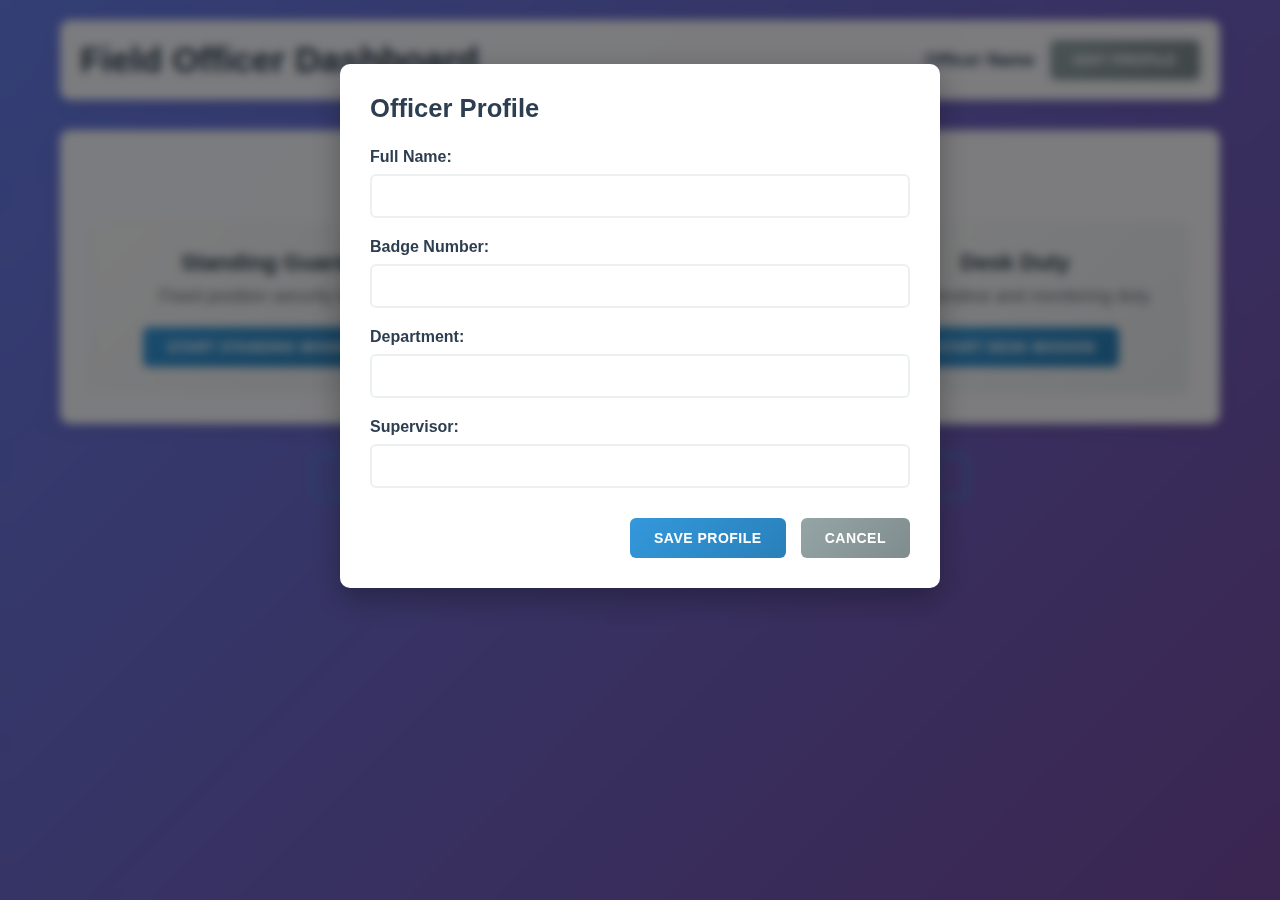
<file: index.html>
<!DOCTYPE html>
<html lang="en">
<head>
    <meta charset="UTF-8">
    <meta name="viewport" content="width=device-width, initial-scale=1.0">
    <title>Field Officer Dashboard</title>
    <link rel="stylesheet" href="styles.css">
</head>
<body>
    <div class="container">
        <header class="header">
            <h1>Field Officer Dashboard</h1>
            <div class="user-info">
                <span id="guard-name">Officer Name</span>
                <button id="edit-profile-btn" class="btn btn-secondary">Edit Profile</button>
            </div>
        </header>

        <main class="main-content">
            <!-- Profile Setup Modal -->
            <div id="profile-modal" class="modal">
                <div class="modal-content">
                    <h2>Officer Profile</h2>
                    <form id="profile-form">
                        <div class="form-group">
                            <label for="officer-name">Full Name:</label>
                            <input type="text" id="officer-name" required>
                        </div>
                        <div class="form-group">
                            <label for="badge-number">Badge Number:</label>
                            <input type="text" id="badge-number" required>
                        </div>
                        <div class="form-group">
                            <label for="department">Department:</label>
                            <input type="text" id="department" required>
                        </div>
                        <div class="form-group">
                            <label for="supervisor">Supervisor:</label>
                            <input type="text" id="supervisor">
                        </div>
                        <div class="form-actions">
                            <button type="submit" class="btn btn-primary">Save Profile</button>
                            <button type="button" id="cancel-profile" class="btn btn-secondary">Cancel</button>
                        </div>
                    </form>
                </div>
            </div>

            <!-- Mission Selection -->
            <section class="mission-selection" id="mission-selection">
                <h2>Select Mission Type</h2>
                <div class="mission-cards">
                    <div class="mission-card" data-mission="standing">
                        <h3>Standing Guard</h3>
                        <p>Fixed position security duty</p>
                        <button class="btn btn-primary">Start Standing Mission</button>
                    </div>
                    <div class="mission-card" data-mission="patrol">
                        <h3>Patrol</h3>
                        <p>Mobile security patrol duty</p>
                        <button class="btn btn-primary">Start Patrol Mission</button>
                    </div>
                    <div class="mission-card" data-mission="desk">
                        <h3>Desk Duty</h3>
                        <p>Administrative and monitoring duty</p>
                        <button class="btn btn-primary">Start Desk Mission</button>
                    </div>
                </div>
            </section>

            <!-- Mission Logs Link -->
            <section class="quick-actions">
                <button id="view-logs-btn" class="btn btn-outline">View Mission Logs</button>
                <button id="poi-management-btn" class="btn btn-outline">Person Of Interest</button>
                <button id="sites-management-btn" class="btn btn-outline">Sites Management</button>
            </section>

            <!-- Mission Logs Page (Hidden initially) -->
            <section class="mission-logs-page hidden" id="mission-logs-page">
                <div class="dashboard-header">
                    <h2>Mission Logs</h2>
                    <div class="dashboard-actions">
                        <button id="back-to-main-btn" class="btn btn-secondary">Back to Dashboard</button>
                    </div>
                </div>
                <div class="logs-container" id="logs-container">
                    <!-- Mission logs will be populated here -->
                </div>
            </section>

            <!-- POI Management Page (Hidden initially) -->
            <section class="poi-management-page hidden" id="poi-management-page">
                <div class="dashboard-header">
                    <h2>Person Of Interest Management</h2>
                    <div class="dashboard-actions">
                        <button id="add-poi-btn" class="btn btn-success">Add POI</button>
                        <button id="back-to-main-poi-btn" class="btn btn-secondary">Back to Dashboard</button>
                    </div>
                </div>
                <div class="poi-list" id="poi-list">
                    <!-- POI list will be populated here -->
                </div>
            </section>

            <!-- Sites Management Page (Hidden initially) -->
            <section class="sites-management-page hidden" id="sites-management-page">
                <div class="dashboard-header">
                    <h2>Sites Management</h2>
                    <div class="dashboard-actions">
                        <button id="add-site-btn" class="btn btn-success">Add Site</button>
                        <button id="back-to-main-sites-btn" class="btn btn-secondary">Back to Dashboard</button>
                    </div>
                </div>
                <div class="sites-list" id="sites-list">
                    <!-- Sites list will be populated here -->
                </div>
            </section>

            <!-- Patrol Dashboard (Hidden initially) -->
            <section class="patrol-dashboard hidden" id="patrol-dashboard">
                <div class="dashboard-header">
                    <h2>Patrol Mission Dashboard</h2>
                    <div class="mission-status">
                        <span id="mission-status">Mission Not Started</span>
                        <span id="current-time"></span>
                    </div>
                    <div class="dashboard-actions">
                        <button id="back-to-main-patrol-btn" class="btn btn-secondary">Back to Dashboard</button>
                    </div>
                </div>

                <div class="dashboard-controls">
                    <div class="mission-controls">
                        <button id="start-mission-btn" class="btn btn-success">Start Mission</button>
                        <button id="end-mission-btn" class="btn btn-danger hidden">End Mission</button>
                        <button id="mission-report-btn" class="btn btn-warning hidden">Mission Report</button>
                    </div>

                    <div class="patrol-controls hidden" id="patrol-controls">
                        <button id="on-site-btn" class="btn btn-primary">Go On-Site</button>
                        <button id="off-site-btn" class="btn btn-secondary hidden">Go Off-Site</button>
                        <button id="incident-report-btn" class="btn btn-warning">File Incident Report</button>
                    </div>
                </div>

                <div class="current-activity" id="current-activity">
                    <h3>Current Activity</h3>
                    <div id="activity-status">No active patrol</div>
                </div>

                <div class="patrol-log" id="patrol-log">
                    <h3>Today's Patrol Log</h3>
                    <div id="patrol-entries"></div>
                </div>
            </div>

            <!-- Standing Dashboard (Hidden initially) -->
            <section class="standing-dashboard hidden" id="standing-dashboard">
                <div class="dashboard-header">
                    <h2>Standing Guard Dashboard</h2>
                    <div class="mission-status">
                        <span id="standing-mission-status">Mission Not Started</span>
                        <span id="standing-current-time"></span>
                    </div>
                    <div class="dashboard-actions">
                        <button id="back-to-main-standing-btn" class="btn btn-secondary">Back to Dashboard</button>
                    </div>
                </div>

                <div class="dashboard-controls">
                    <button id="start-standing-btn" class="btn btn-success">Start Standing Duty</button>
                    <button id="end-standing-btn" class="btn btn-danger hidden">End Standing Duty</button>
                    <button id="standing-incident-btn" class="btn btn-warning">File Incident Report</button>
                    <button id="standing-report-btn" class="btn btn-info hidden">Generate Report</button>
                </div>

                <div class="activity-log">
                    <h3>Activity Log</h3>
                    <div id="standing-entries"></div>
                </div>
            </section>

            <!-- Desk Dashboard (Hidden initially) -->
            <section class="desk-dashboard hidden" id="desk-dashboard">
                <div class="dashboard-header">
                    <h2>Desk Duty Dashboard</h2>
                    <div class="mission-status">
                        <span id="desk-mission-status">Mission Not Started</span>
                        <span id="desk-current-time"></span>
                    </div>
                    <div class="dashboard-actions">
                        <button id="back-to-main-desk-btn" class="btn btn-secondary">Back to Dashboard</button>
                    </div>
                </div>

                <div class="dashboard-controls">
                    <button id="start-desk-btn" class="btn btn-success">Start Desk Duty</button>
                    <button id="end-desk-btn" class="btn btn-danger hidden">End Desk Duty</button>
                    <button id="desk-incident-btn" class="btn btn-warning">File Incident Report</button>
                    <button id="desk-report-btn" class="btn btn-info hidden">Generate Report</button>
                </div>

                <div class="activity-log">
                    <h3>Activity Log</h3>
                    <div id="desk-entries"></div>
                </div>
            </section>
        </main>

        <!-- Mission Start Modal -->
        <div id="mission-start-modal" class="modal">
            <div class="modal-content">
                <h2>Start Mission</h2>
                <form id="mission-start-form">
                    <div class="form-group">
                        <label for="mission-name">Mission Name:</label>
                        <input type="text" id="mission-name" required>
                    </div>
                    <div class="form-group">
                        <label for="start-time">Start Time:</label>
                        <input type="datetime-local" id="start-time" required>
                    </div>
                    <div class="form-group">
                        <label for="end-time">Expected End Time:</label>
                        <input type="datetime-local" id="end-time" required>
                    </div>
                    <div class="form-group">
                        <label for="patrol-stops">Planned Patrol Stops (optional):</label>
                        <textarea id="patrol-stops" rows="4" placeholder="List planned patrol locations..."></textarea>
                    </div>
                    <div class="form-group">
                        <label for="mission-details">Mission Details:</label>
                        <textarea id="mission-details" rows="4" placeholder="Additional mission information..."></textarea>
                    </div>
                    <div class="form-actions">
                        <button type="submit" class="btn btn-primary">Start Mission</button>
                        <button type="button" id="cancel-mission-start" class="btn btn-secondary">Cancel</button>
                    </div>
                </form>
            </div>
        </div>

        <!-- Location Modal -->
        <div id="location-modal" class="modal">
            <div class="modal-content">
                <h2 id="location-modal-title">Location Details</h2>
                <form id="location-form">
                    <div class="form-group">
                        <label for="location-name">Location:</label>
                        <input type="text" id="location-name" required>
                        <select id="location-select" style="margin-top: 10px;">
                            <option value="">Or select from sites...</option>
                        </select>
                    </div>
                    <div class="form-group">
                        <label for="location-details">Details:</label>
                        <textarea id="location-details" rows="4" placeholder="Location details, observations, etc..."></textarea>
                    </div>
                    <div class="form-group">
                        <label for="checkpoint-name">Checkpoint (optional):</label>
                        <input type="text" id="checkpoint-name" placeholder="Checkpoint identifier">
                    </div>
                    <div class="form-group">
                        <label for="checkpoint-details">Checkpoint Details:</label>
                        <textarea id="checkpoint-details" rows="3" placeholder="Checkpoint status, observations..."></textarea>
                    </div>
                    <div class="form-actions">
                        <button type="submit" class="btn btn-primary" id="location-submit">Submit</button>
                        <button type="button" id="cancel-location" class="btn btn-secondary">Cancel</button>
                    </div>
                </form>
            </div>
        </div>

        <!-- Incident Report Modal -->
        <div id="incident-modal" class="modal">
            <div class="modal-content">
                <h2>Incident Report</h2>
                <form id="incident-form">
                    <div class="form-group">
                        <label for="incident-type">Incident Type:</label>
                        <select id="incident-type" required>
                            <option value="">Select incident type</option>
                            <option value="security">Security Breach</option>
                            <option value="maintenance">Maintenance Issue</option>
                            <option value="medical">Medical Emergency</option>
                            <option value="fire">Fire/Safety</option>
                            <option value="suspicious">Suspicious Activity</option>
                            <option value="other">Other</option>
                        </select>
                    </div>
                    <div class="form-group">
                        <label for="incident-location">Location:</label>
                        <input type="text" id="incident-location" required>
                    </div>
                    <div class="form-group">
                        <label for="incident-time">Time:</label>
                        <input type="datetime-local" id="incident-time" required>
                    </div>
                    <div class="form-group">
                        <label for="incident-description">Description:</label>
                        <textarea id="incident-description" rows="6" required placeholder="Detailed description of the incident..."></textarea>
                    </div>
                    <div class="form-group">
                        <label for="incident-action">Action Taken:</label>
                        <textarea id="incident-action" rows="4" placeholder="Actions taken to address the incident..."></textarea>
                    </div>
                    <div class="form-actions">
                        <button type="submit" class="btn btn-primary">File Report</button>
                        <button type="button" id="cancel-incident" class="btn btn-secondary">Cancel</button>
                    </div>
                </form>
            </div>
        </div>

        <!-- Mission Report Modal -->
        <div id="mission-report-modal" class="modal">
            <div class="modal-content large">
                <h2>Mission Report</h2>
                <div class="report-content">
                    <div id="generated-report"></div>
                    <div class="form-actions">
                        <button id="copy-report-btn" class="btn btn-primary">Copy Report</button>
                        <button id="save-report-btn" class="btn btn-success">Save Report</button>
                        <button id="close-report-btn" class="btn btn-secondary">Close</button>
                    </div>
                </div>
            </div>
        </div>

        <!-- Early End Modal -->
        <div id="early-end-modal" class="modal">
            <div class="modal-content">
                <h2>Early Mission End</h2>
                <p>You are ending your mission 15+ minutes early. Please provide details:</p>
                <form id="early-end-form">
                    <div class="form-group">
                        <label for="early-reason">Reason for Early End:</label>
                        <textarea id="early-reason" rows="4" required placeholder="Explain why you are ending early..."></textarea>
                    </div>
                    <div class="form-group">
                        <label for="replacement-info">Replacement/Cover Information:</label>
                        <textarea id="replacement-info" rows="3" placeholder="Who is covering? Badge number, name, etc..."></textarea>
                    </div>
                    <div class="form-actions">
                        <button type="submit" class="btn btn-warning">Confirm Early End</button>
                        <button type="button" id="cancel-early-end" class="btn btn-secondary">Cancel</button>
                    </div>
                </form>
            </div>
        </div>

        <!-- POI Modal -->
        <div id="poi-modal" class="modal">
            <div class="modal-content">
                <h2 id="poi-modal-title">Add Person Of Interest</h2>
                <form id="poi-form">
                    <div class="form-group">
                        <label for="poi-name">Full Name:</label>
                        <input type="text" id="poi-name" required>
                    </div>
                    <div class="form-group">
                        <label for="poi-description">Physical Description:</label>
                        <textarea id="poi-description" rows="3" placeholder="Height, build, hair color, distinguishing features..."></textarea>
                    </div>
                    <div class="form-group">
                        <label for="poi-reason">Reason for Interest:</label>
                        <select id="poi-reason" required>
                            <option value="">Select reason</option>
                            <option value="trespassing">Trespassing</option>
                            <option value="suspicious">Suspicious Activity</option>
                            <option value="banned">Banned from Property</option>
                            <option value="theft">Theft/Shoplifting</option>
                            <option value="harassment">Harassment</option>
                            <option value="vandalism">Vandalism</option>
                            <option value="other">Other</option>
                        </select>
                    </div>
                    <div class="form-group">
                        <label for="poi-notes">Additional Notes:</label>
                        <textarea id="poi-notes" rows="4" placeholder="Additional information, incident details, etc..."></textarea>
                    </div>
                    <div class="form-group">
                        <label for="poi-alert-level">Alert Level:</label>
                        <select id="poi-alert-level" required>
                            <option value="low">Low - Monitor</option>
                            <option value="medium">Medium - Approach with Caution</option>
                            <option value="high">High - Do Not Approach, Call Supervisor</option>
                        </select>
                    </div>
                    <div class="form-actions">
                        <button type="submit" class="btn btn-primary" id="poi-submit-btn">Add POI</button>
                        <button type="button" id="cancel-poi" class="btn btn-secondary">Cancel</button>
                    </div>
                </form>
            </div>
        </div>

        <!-- Sites Modal -->
        <div id="sites-modal" class="modal">
            <div class="modal-content">
                <h2 id="sites-modal-title">Add Site</h2>
                <form id="sites-form">
                    <div class="form-group">
                        <label for="site-name">Site Name:</label>
                        <input type="text" id="site-name" required>
                    </div>
                    <div class="form-group">
                        <label for="site-address">Address:</label>
                        <textarea id="site-address" rows="2" placeholder="Full address or location description..."></textarea>
                    </div>
                    <div class="form-group">
                        <label for="site-type">Site Type:</label>
                        <select id="site-type" required>
                            <option value="">Select site type</option>
                            <option value="office">Office Building</option>
                            <option value="retail">Retail Store</option>
                            <option value="warehouse">Warehouse</option>
                            <option value="residential">Residential Complex</option>
                            <option value="industrial">Industrial Facility</option>
                            <option value="parking">Parking Structure</option>
                            <option value="other">Other</option>
                        </select>
                    </div>
                    <div class="form-group">
                        <label for="site-contact">Primary Contact:</label>
                        <input type="text" id="site-contact" placeholder="Name and phone number">
                    </div>
                    <div class="form-group">
                        <label for="site-access">Access Instructions:</label>
                        <textarea id="site-access" rows="3" placeholder="Key codes, entry procedures, special instructions..."></textarea>
                    </div>
                    <div class="form-group">
                        <label for="site-notes">Additional Notes:</label>
                        <textarea id="site-notes" rows="3" placeholder="Special considerations, hazards, etc..."></textarea>
                    </div>
                    <div class="form-actions">
                        <button type="submit" class="btn btn-primary" id="sites-submit-btn">Add Site</button>
                        <button type="button" id="cancel-sites" class="btn btn-secondary">Cancel</button>
                    </div>
                </form>
            </div>
        </div>
    </div>

    <script src="app.js"></script>
</body>
</html>
</file>
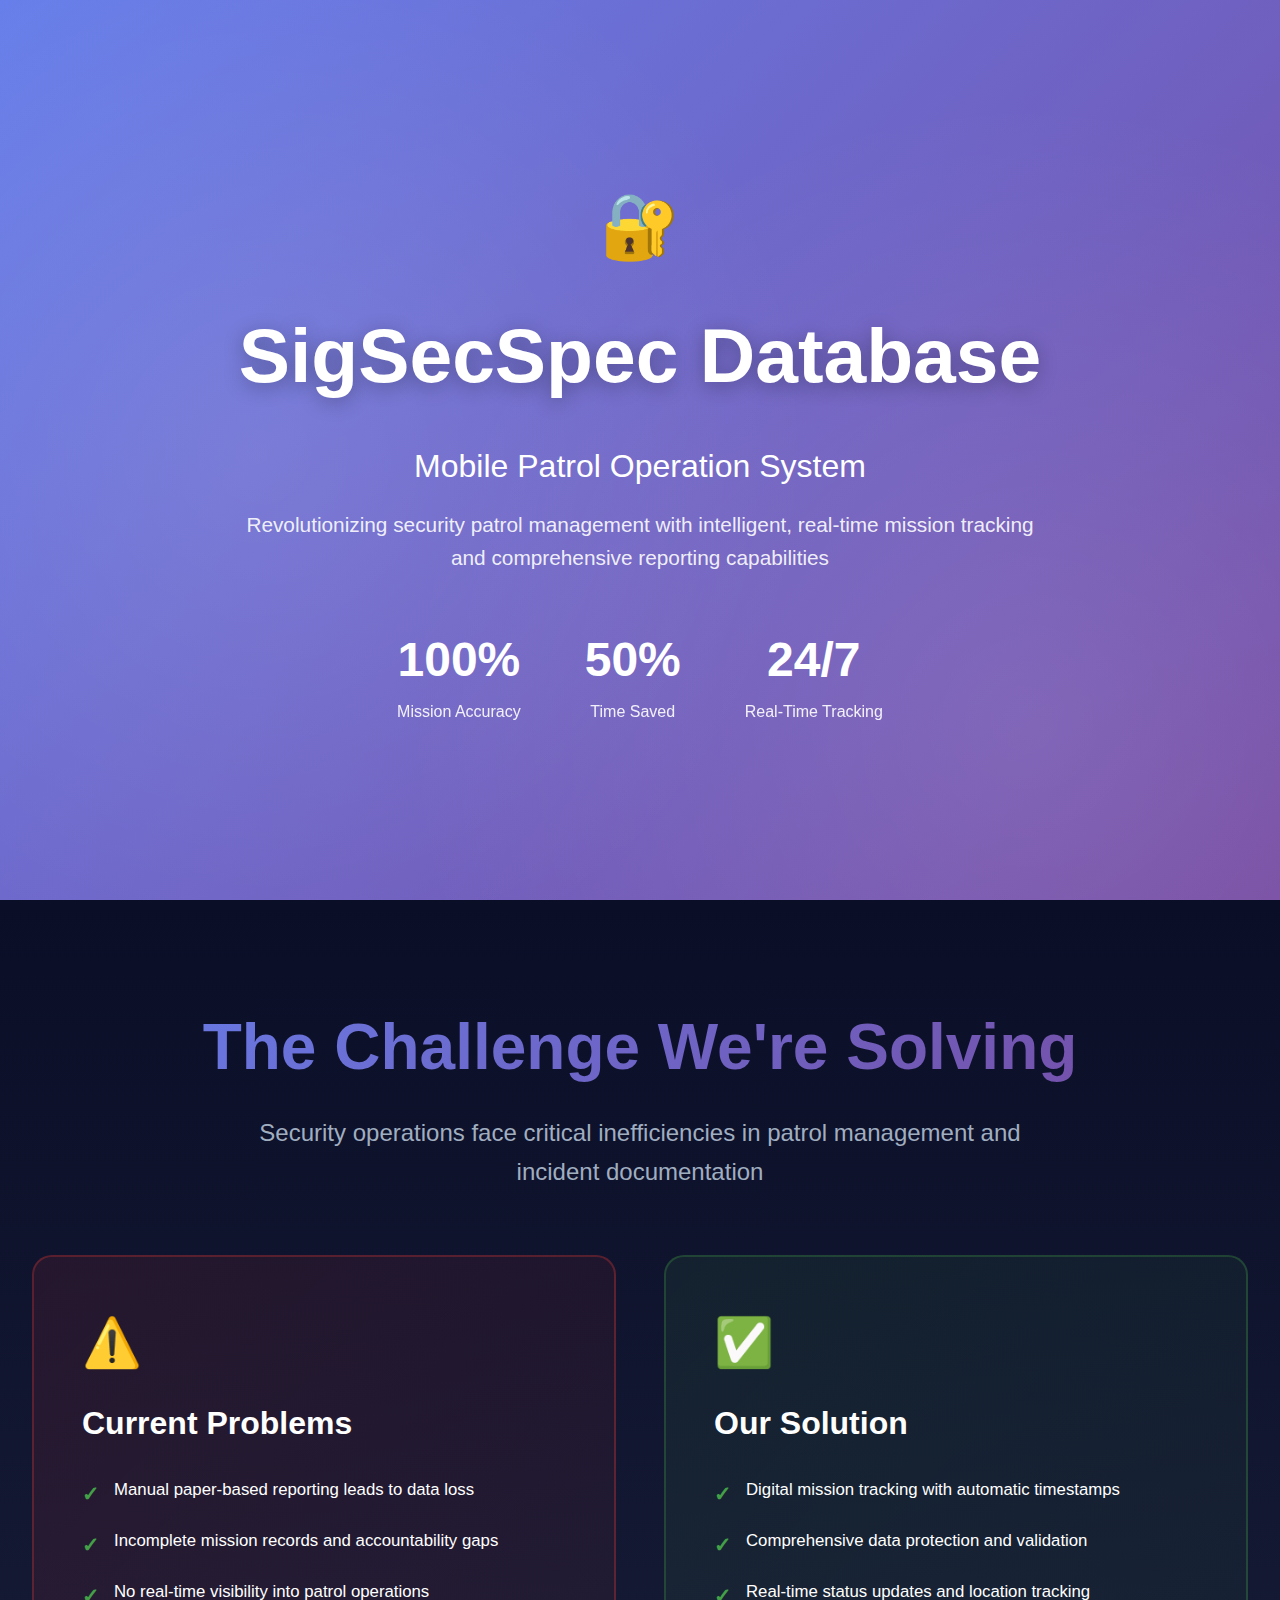
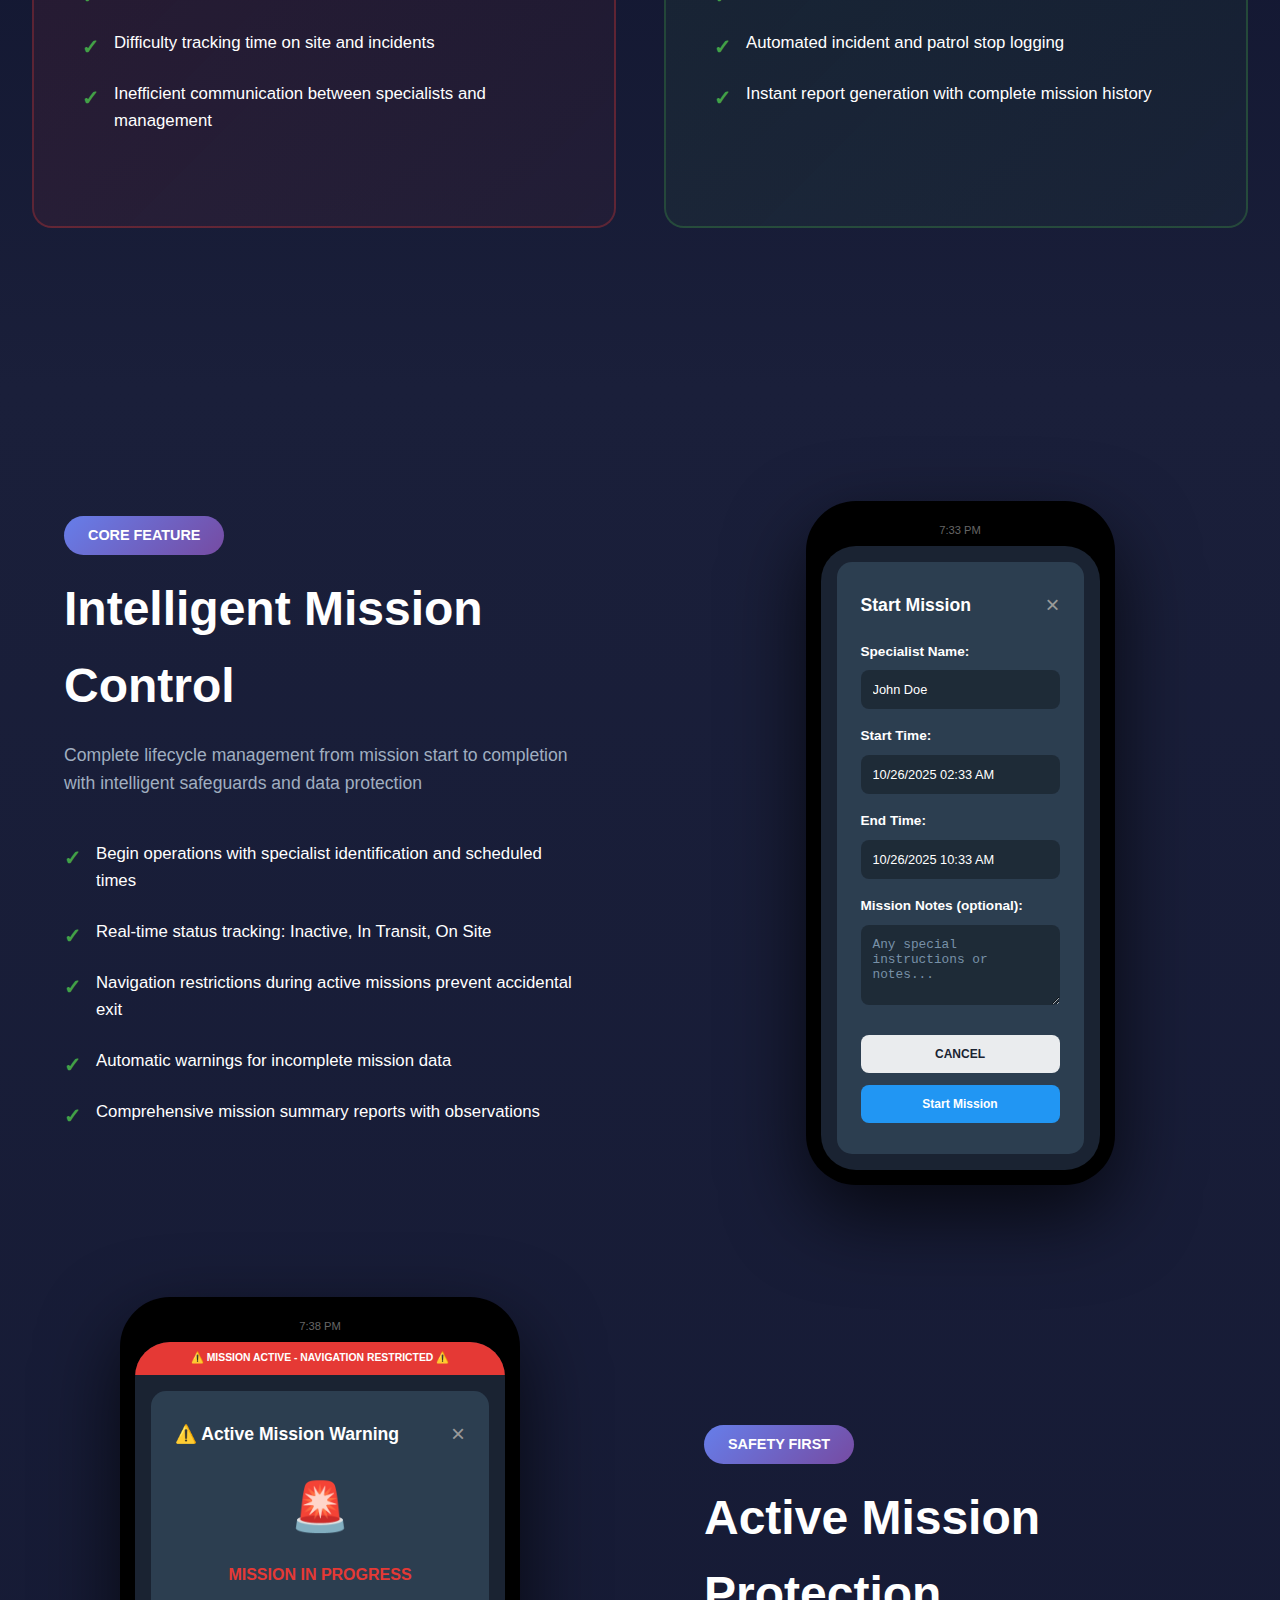
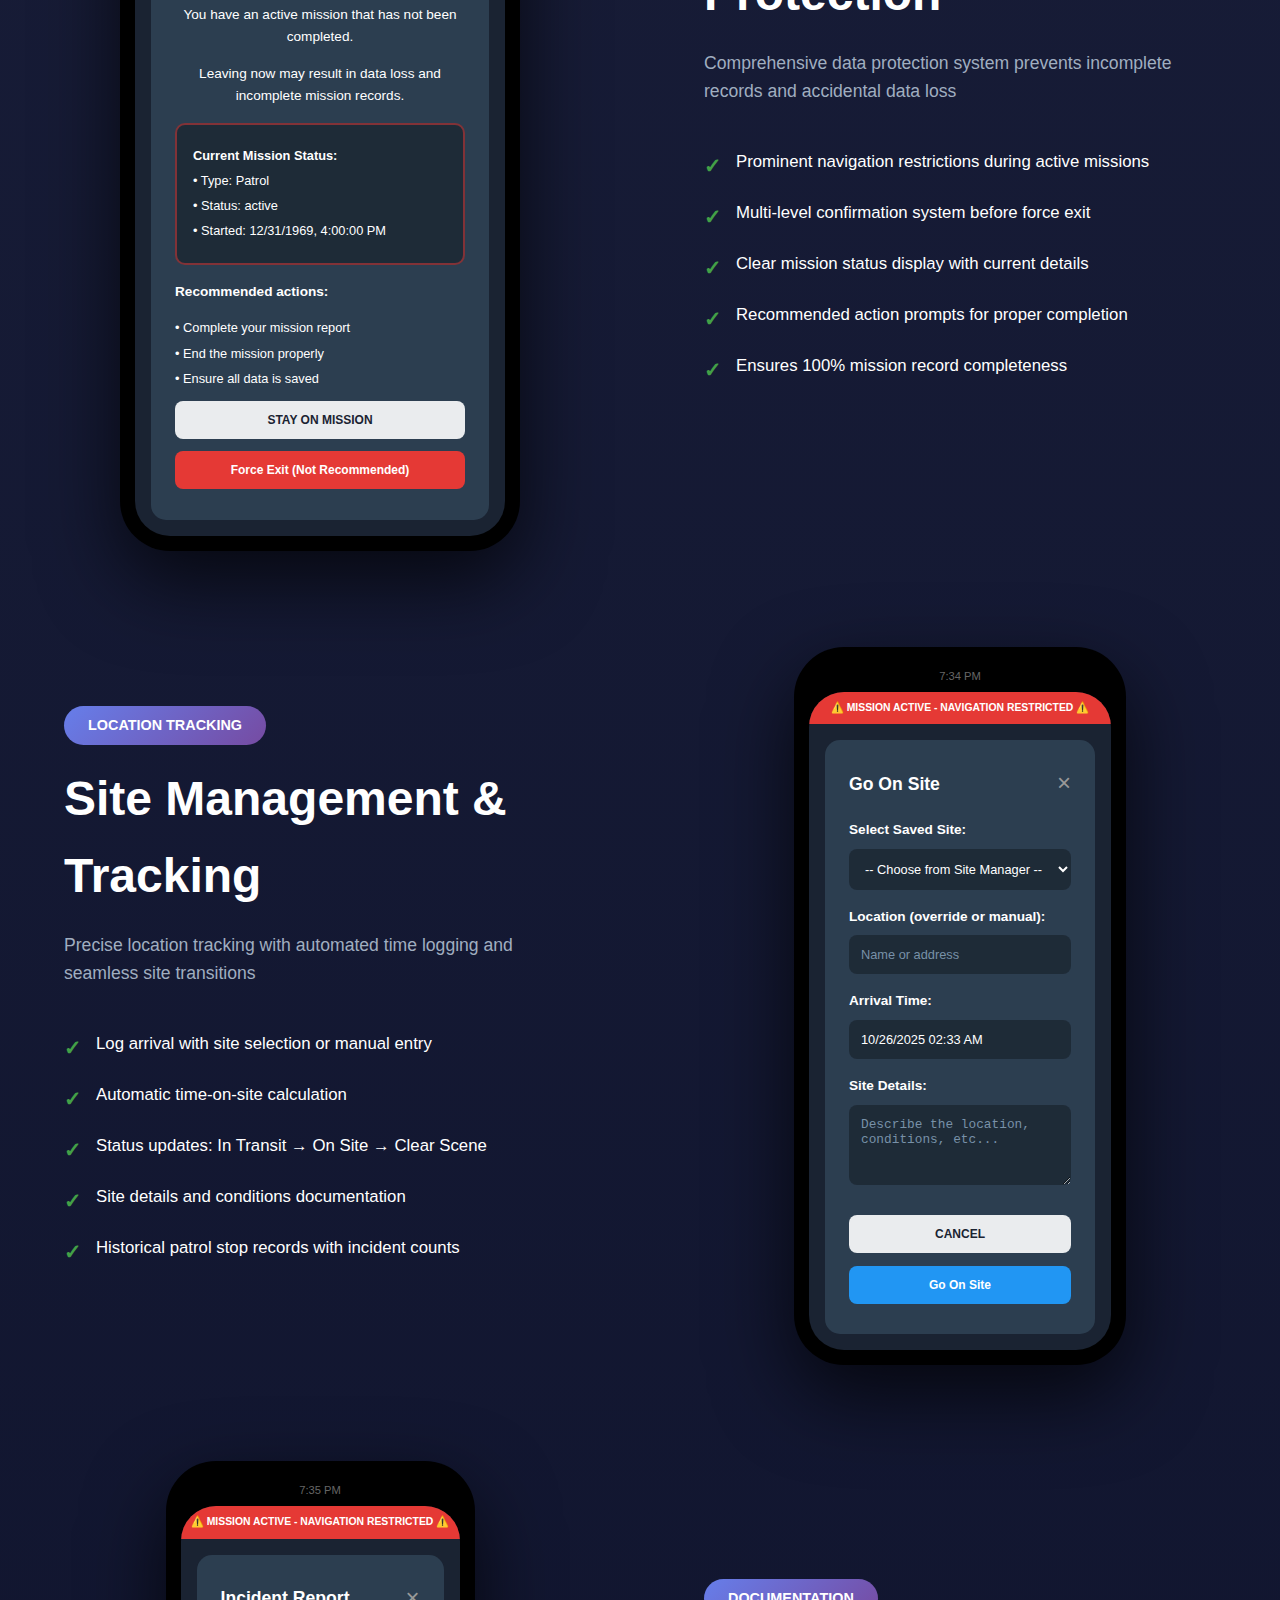
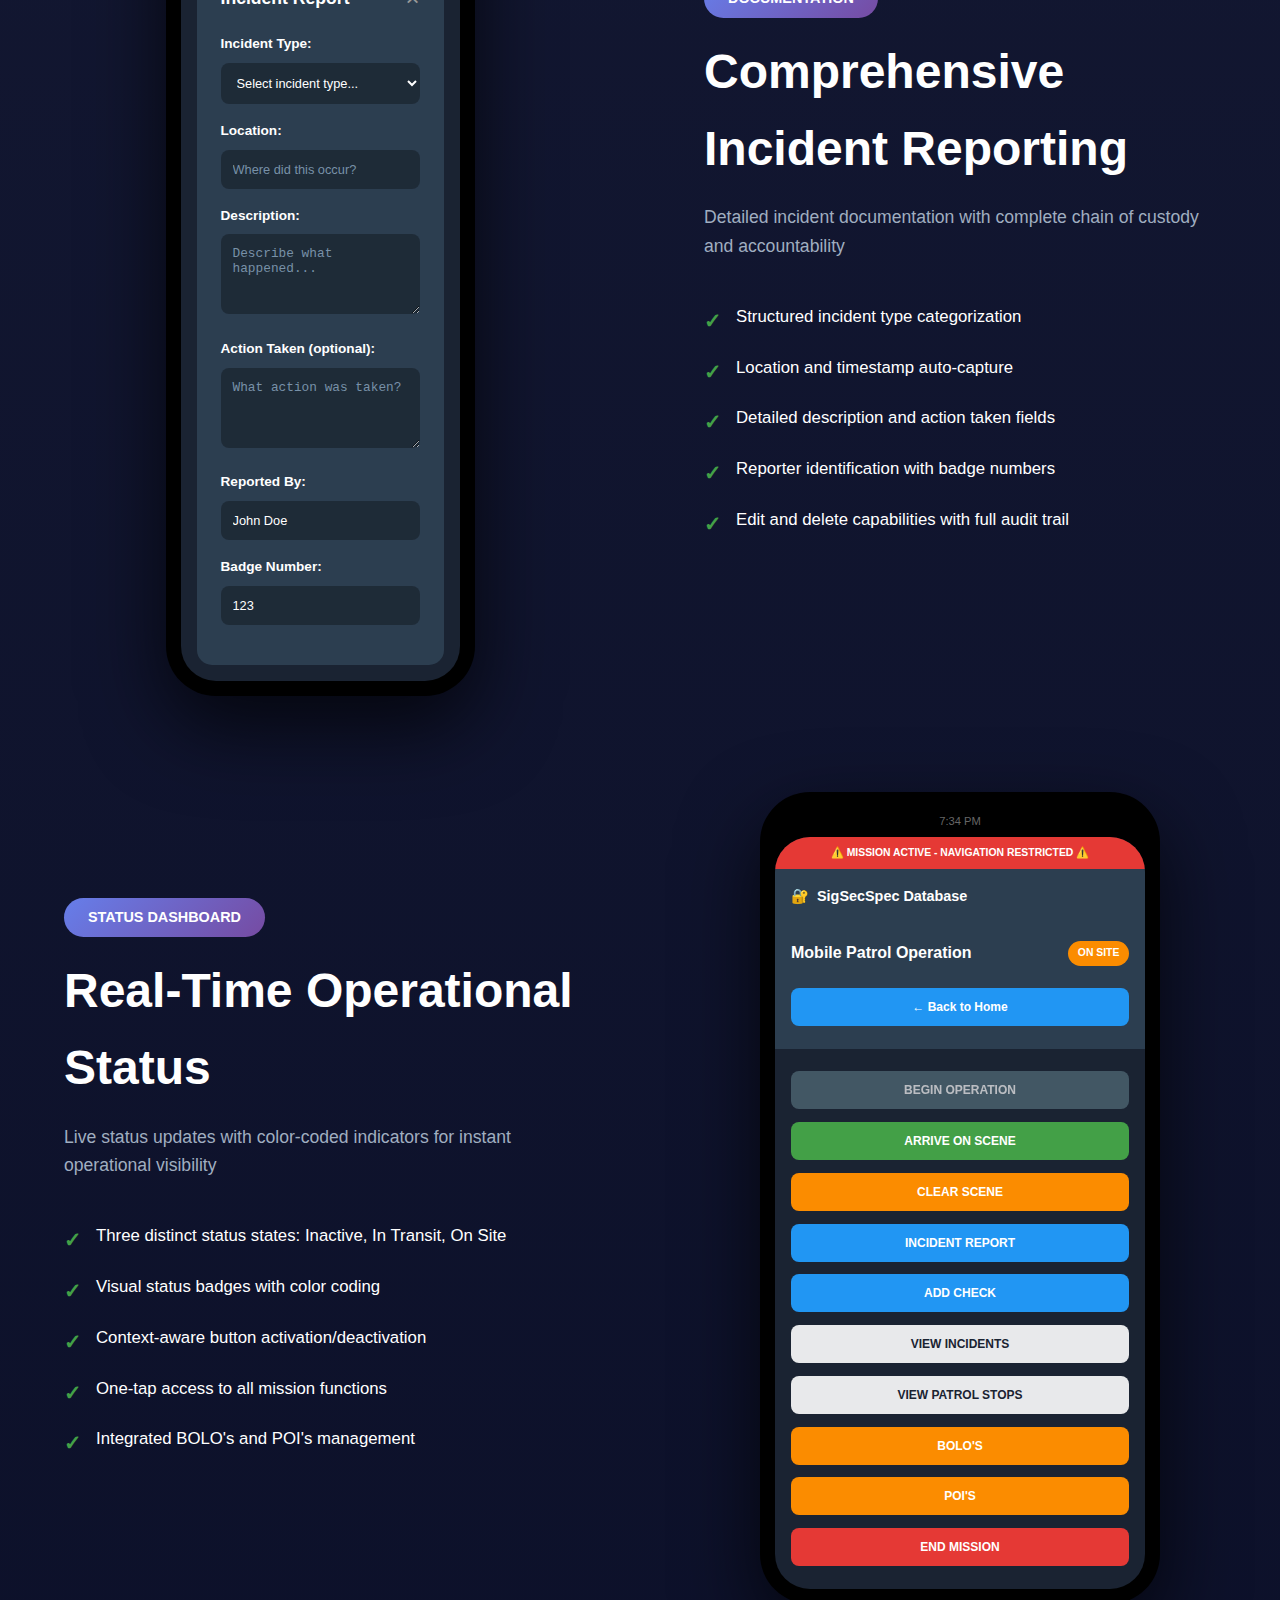
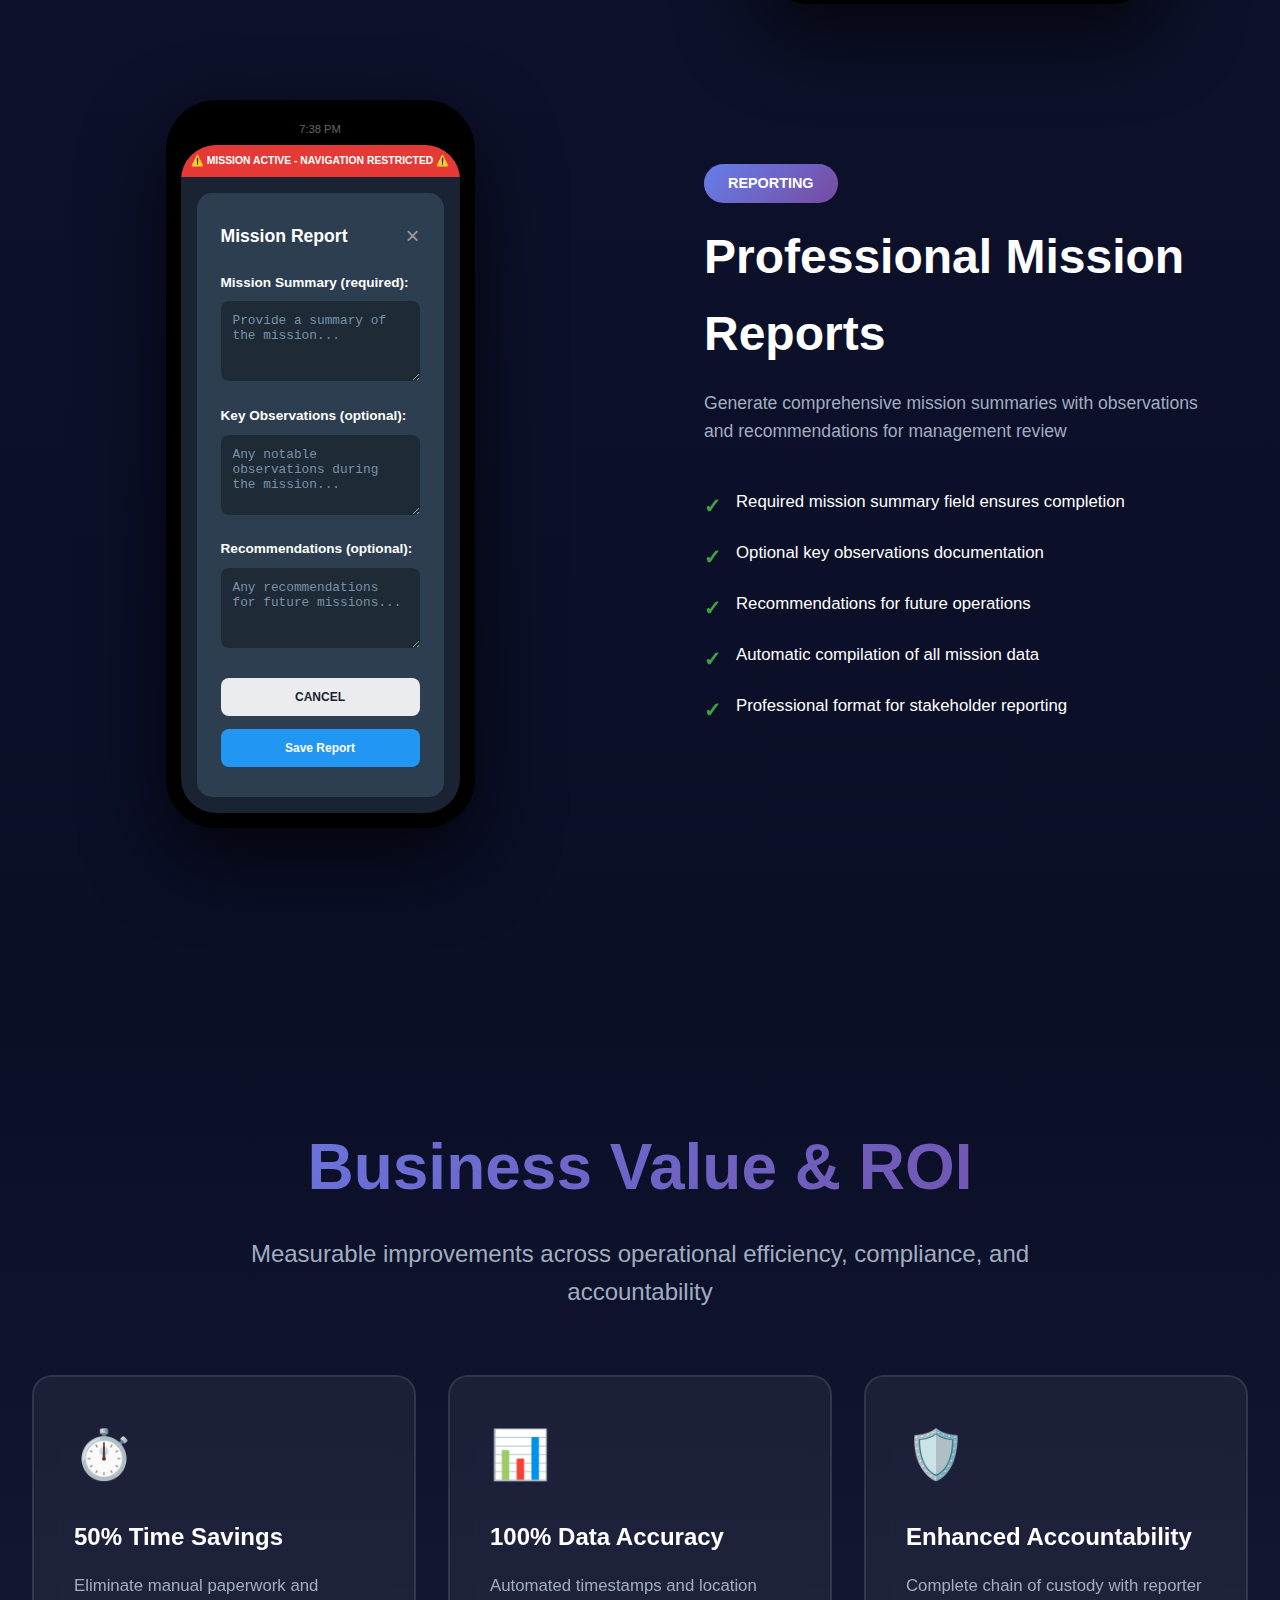
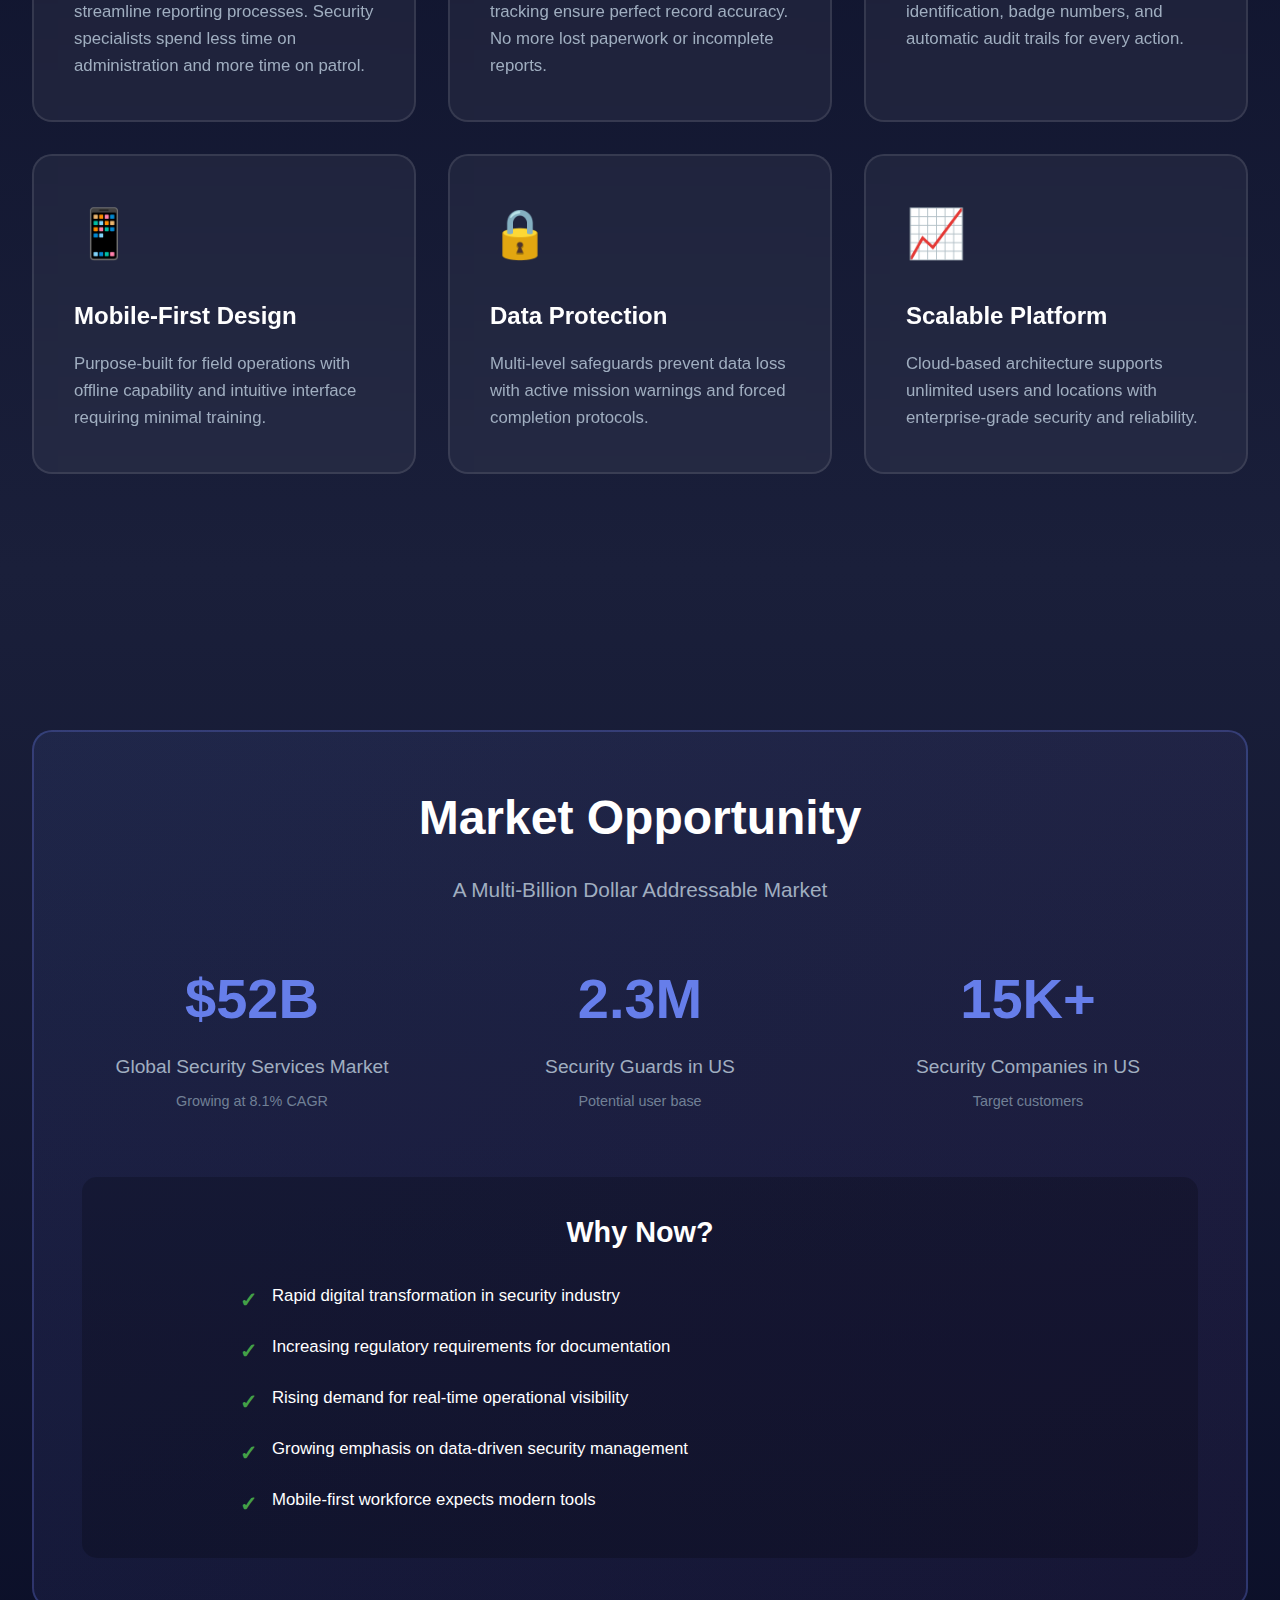
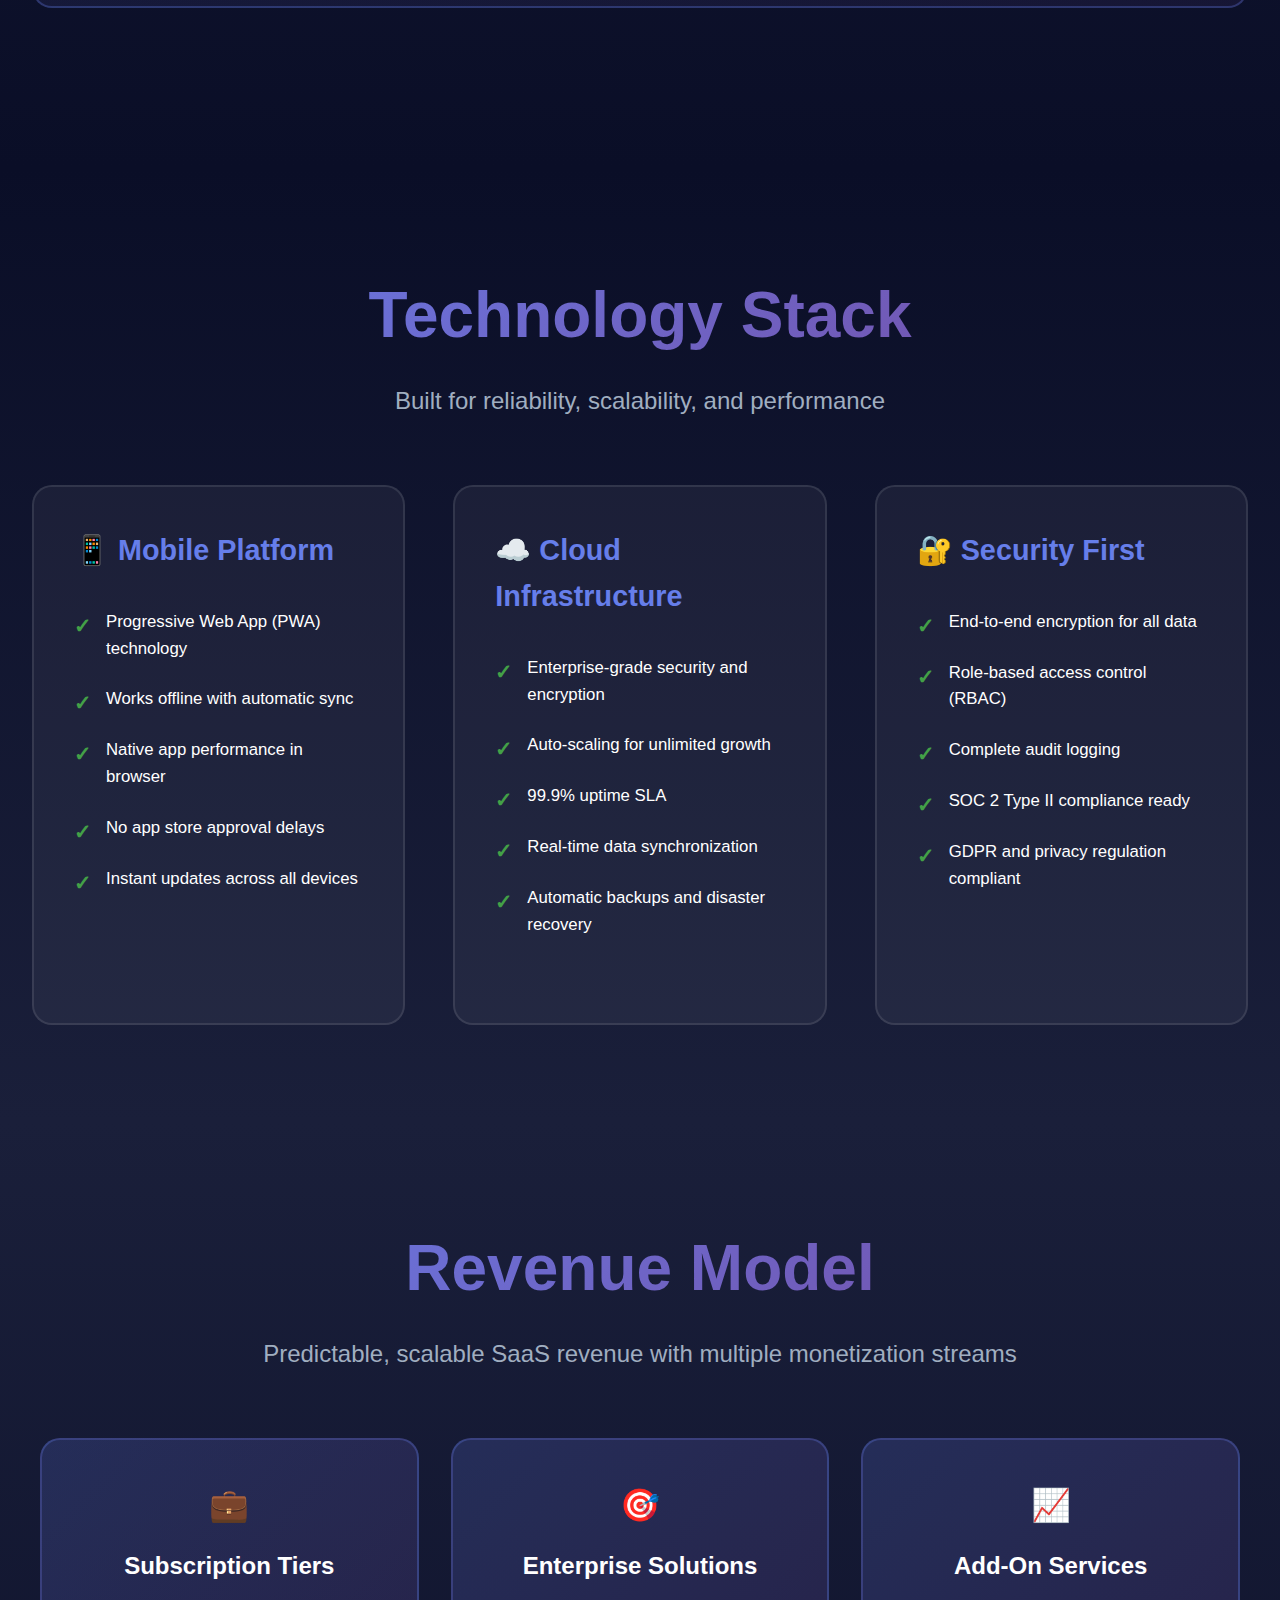
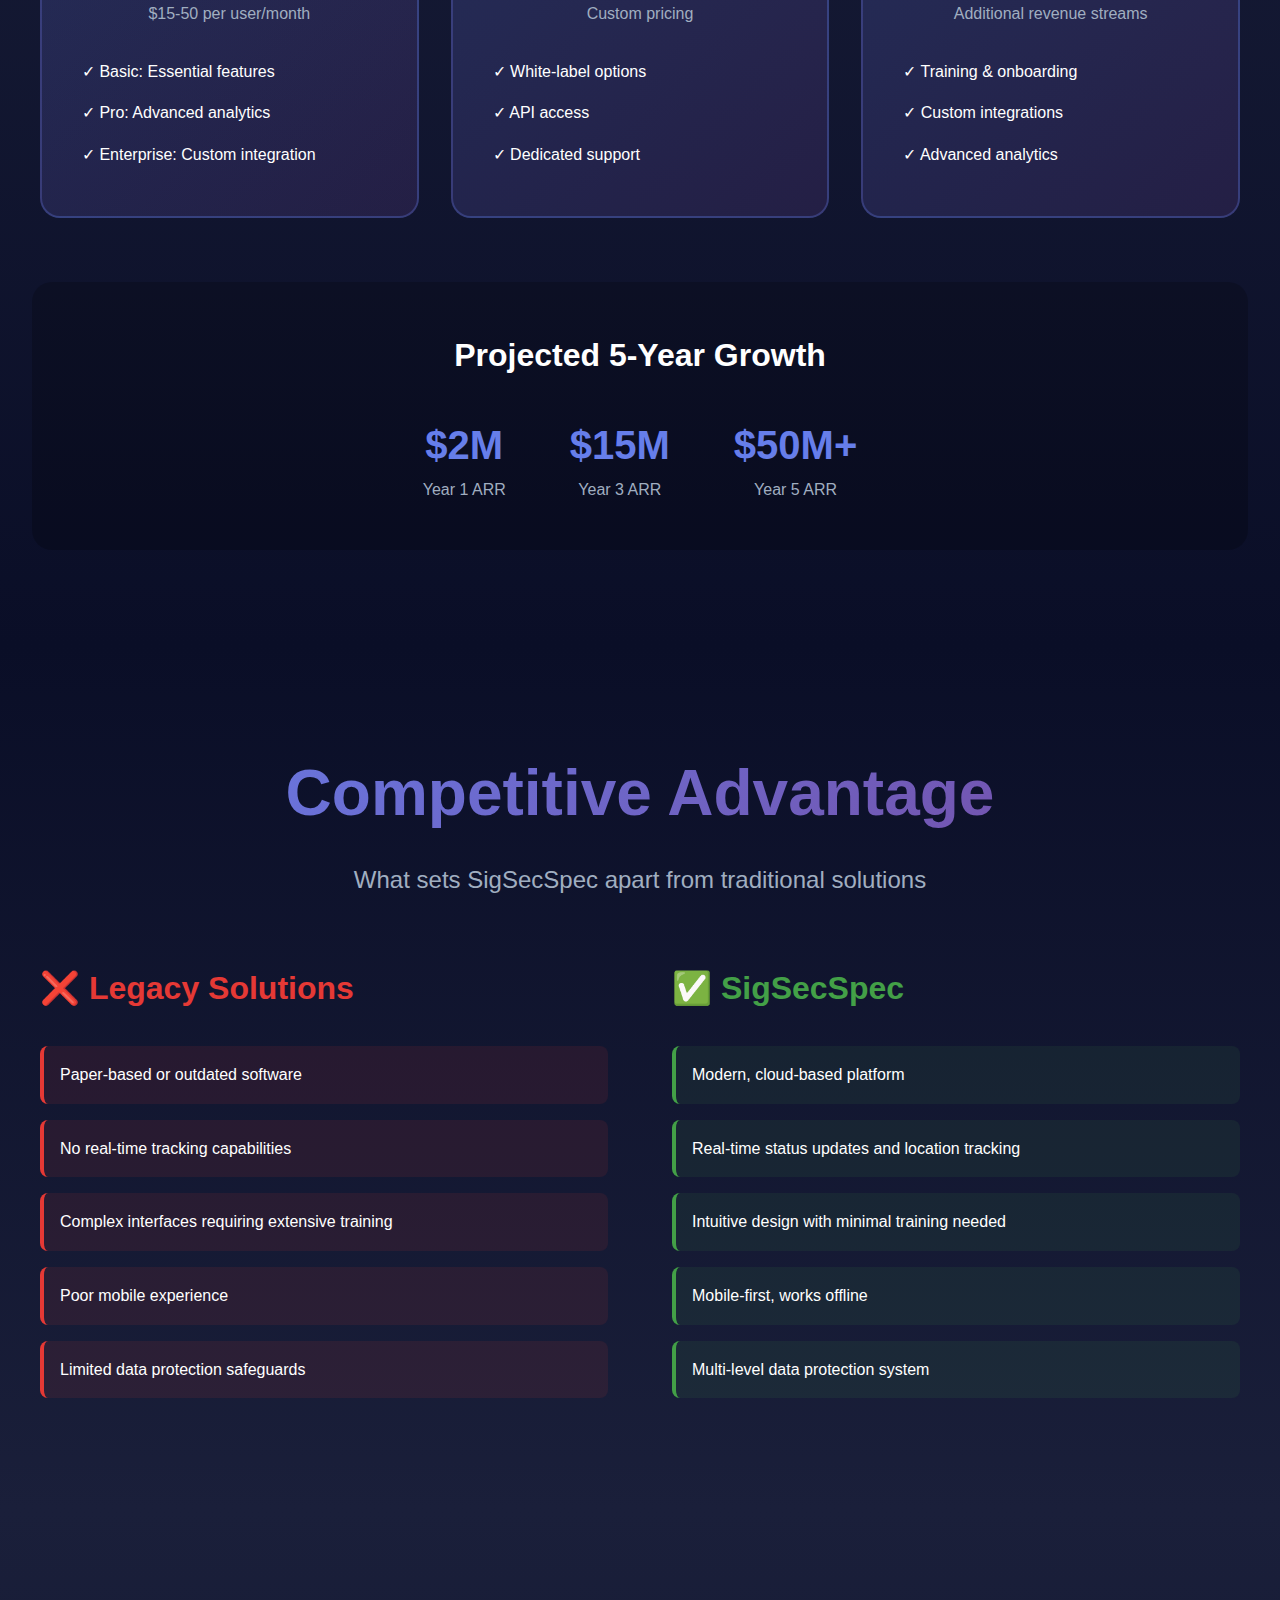
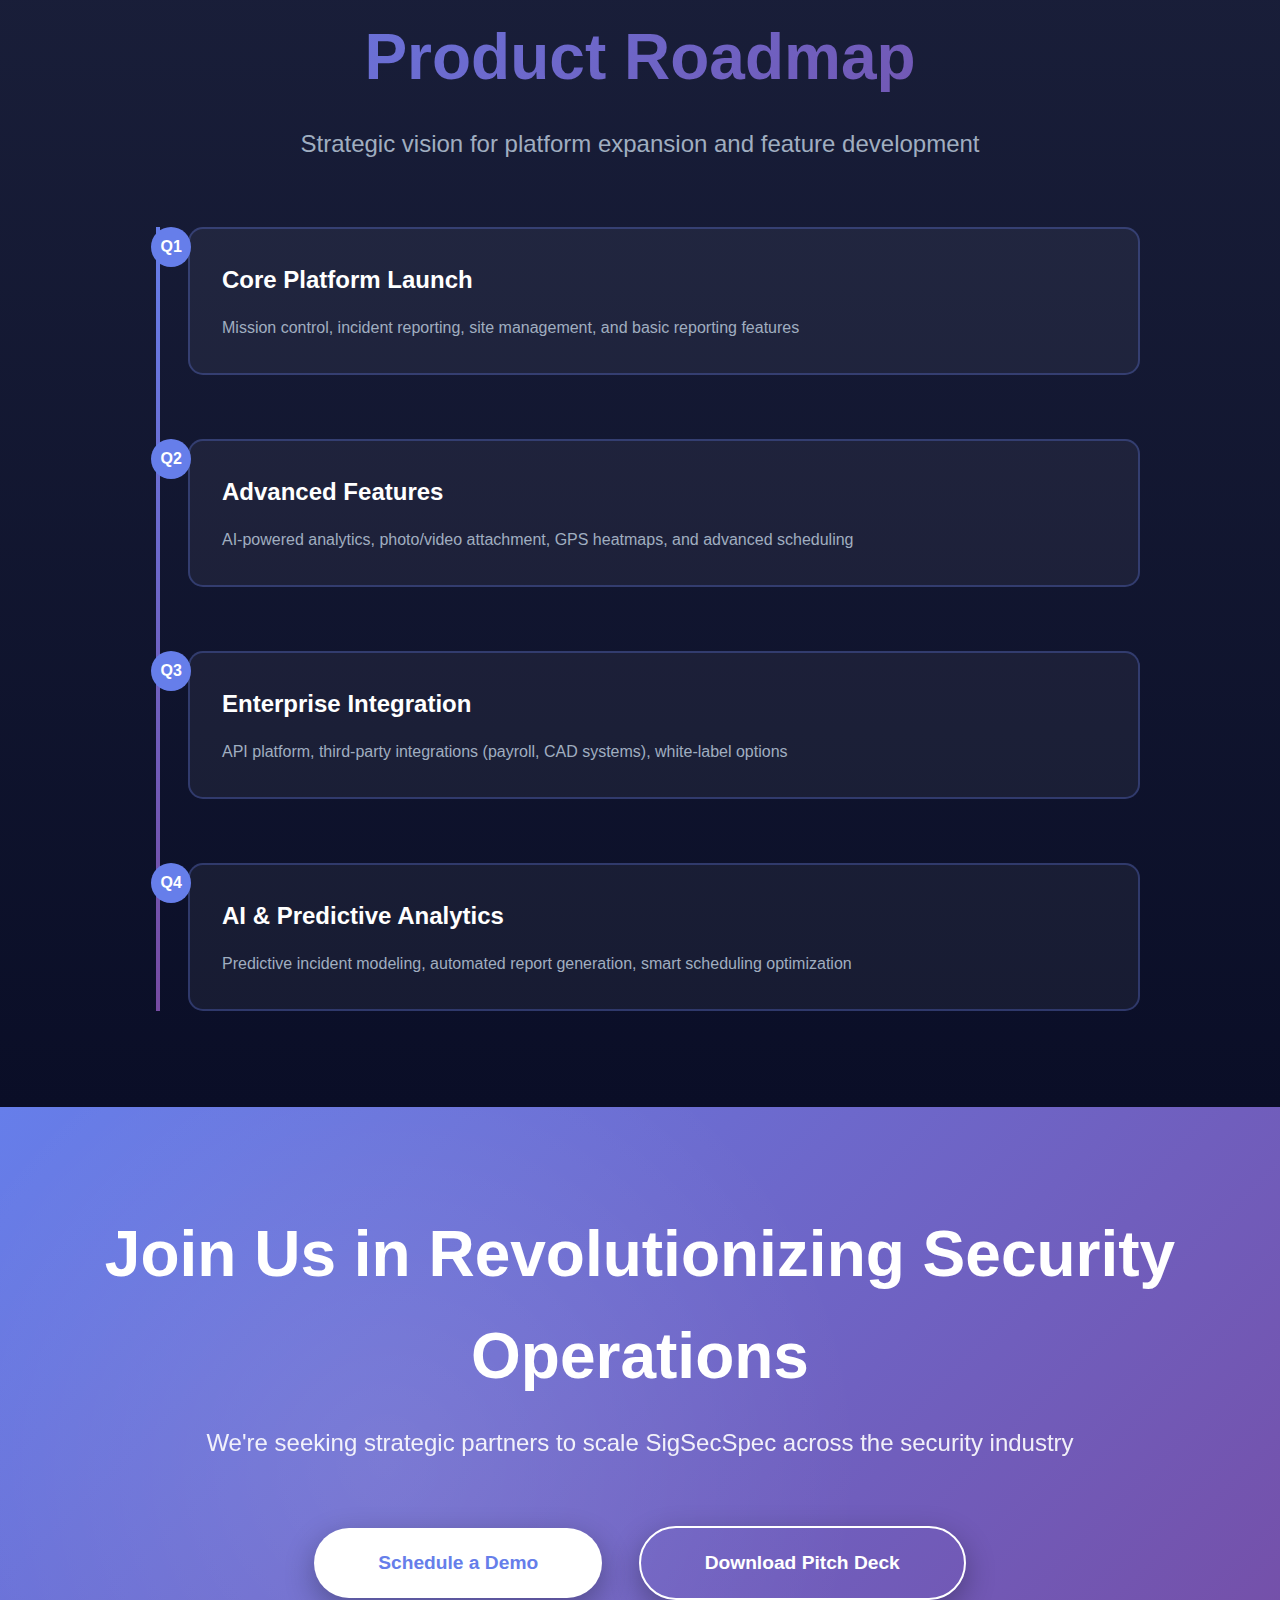
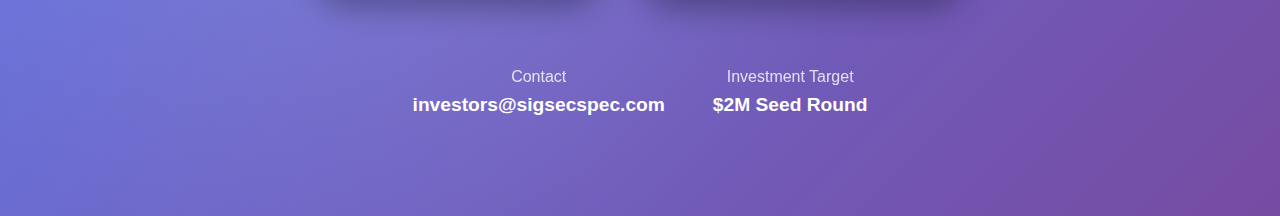
<file: Preview - Showcase/index.html>
<!DOCTYPE html>
<html lang="en">
<head>
    <meta charset="UTF-8">
    <meta name="viewport" content="width=device-width, initial-scale=1.0">
    <title>SigSecSpec Database - Investor Presentation</title>
    <style>
        * {
            margin: 0;
            padding: 0;
            box-sizing: border-box;
        }

        body {
            font-family: -apple-system, BlinkMacSystemFont, 'Segoe UI', Roboto, Oxygen, Ubuntu, Cantarell, sans-serif;
            background: #0a0e27;
            color: #fff;
            overflow-x: hidden;
            line-height: 1.6;
        }

        .hero {
            min-height: 100vh;
            display: flex;
            align-items: center;
            justify-content: center;
            text-align: center;
            padding: 2rem;
            position: relative;
            background: linear-gradient(135deg, #667eea 0%, #764ba2 100%);
        }

        .hero::before {
            content: '';
            position: absolute;
            top: 0;
            left: 0;
            right: 0;
            bottom: 0;
            background: radial-gradient(circle at 20% 50%, rgba(255,255,255,0.1) 0%, transparent 50%),
                        radial-gradient(circle at 80% 80%, rgba(255,255,255,0.1) 0%, transparent 50%);
            animation: pulse 4s ease-in-out infinite;
        }

        @keyframes pulse {
            0%, 100% { opacity: 1; }
            50% { opacity: 0.5; }
        }

        .hero-content {
            position: relative;
            z-index: 1;
            max-width: 1200px;
        }

        .logo {
            font-size: 4rem;
            margin-bottom: 1rem;
        }

        h1 {
            font-size: clamp(2.5rem, 6vw, 5rem);
            font-weight: 700;
            margin-bottom: 1.5rem;
            text-shadow: 0 4px 20px rgba(0,0,0,0.3);
        }

        .tagline {
            font-size: clamp(1.2rem, 3vw, 2rem);
            margin-bottom: 1rem;
            font-weight: 300;
        }

        .subtitle {
            font-size: clamp(1rem, 2vw, 1.3rem);
            color: rgba(255,255,255,0.9);
            margin-bottom: 3rem;
            max-width: 800px;
            margin-left: auto;
            margin-right: auto;
        }

        .stats {
            display: flex;
            justify-content: center;
            gap: 4rem;
            flex-wrap: wrap;
            margin-top: 3rem;
        }

        .stat {
            text-align: center;
        }

        .stat-number {
            font-size: 3rem;
            font-weight: 700;
            display: block;
        }

        .stat-label {
            font-size: 1rem;
            opacity: 0.9;
        }

        .section {
            padding: 6rem 2rem;
            max-width: 1400px;
            margin: 0 auto;
        }

        .section-dark {
            background: linear-gradient(180deg, #0a0e27 0%, #1a1f3a 100%);
        }

        .section-light {
            background: linear-gradient(180deg, #1a1f3a 0%, #0a0e27 100%);
        }

        .section-header {
            text-align: center;
            margin-bottom: 4rem;
        }

        .section-title {
            font-size: clamp(2.5rem, 5vw, 4rem);
            margin-bottom: 1rem;
            background: linear-gradient(135deg, #667eea 0%, #764ba2 100%);
            -webkit-background-clip: text;
            -webkit-text-fill-color: transparent;
            background-clip: text;
        }

        .section-subtitle {
            font-size: clamp(1.1rem, 2vw, 1.5rem);
            color: #a0aec0;
            max-width: 800px;
            margin: 0 auto;
        }

        .problem-solution {
            display: grid;
            grid-template-columns: 1fr 1fr;
            gap: 3rem;
            margin-bottom: 4rem;
        }

        .problem-box, .solution-box {
            padding: 3rem;
            border-radius: 20px;
            position: relative;
        }

        .problem-box {
            background: linear-gradient(135deg, rgba(229, 57, 53, 0.1) 0%, rgba(229, 57, 53, 0.05) 100%);
            border: 2px solid rgba(229, 57, 53, 0.3);
        }

        .solution-box {
            background: linear-gradient(135deg, rgba(67, 160, 71, 0.1) 0%, rgba(67, 160, 71, 0.05) 100%);
            border: 2px solid rgba(67, 160, 71, 0.3);
        }

        .box-icon {
            font-size: 3rem;
            margin-bottom: 1rem;
        }

        .box-title {
            font-size: 2rem;
            margin-bottom: 1rem;
        }

        .feature-showcase {
            margin-bottom: 6rem;
        }

        .showcase-row {
            display: grid;
            grid-template-columns: 1fr 1fr;
            gap: 4rem;
            align-items: center;
            margin-bottom: 6rem;
        }

        .showcase-row:nth-child(even) {
            direction: rtl;
        }

        .showcase-row:nth-child(even) > * {
            direction: ltr;
        }

        .showcase-content {
            padding: 2rem;
        }

        .showcase-badge {
            display: inline-block;
            background: linear-gradient(135deg, #667eea 0%, #764ba2 100%);
            padding: 0.5rem 1.5rem;
            border-radius: 30px;
            font-size: 0.9rem;
            font-weight: 600;
            margin-bottom: 1rem;
        }

        .showcase-title {
            font-size: clamp(2rem, 4vw, 3rem);
            margin-bottom: 1rem;
        }

        .showcase-description {
            font-size: 1.1rem;
            color: #a0aec0;
            margin-bottom: 2rem;
        }

        .feature-list {
            list-style: none;
            margin-bottom: 2rem;
        }

        .feature-list li {
            padding: 0.75rem 0;
            padding-left: 2rem;
            position: relative;
            font-size: 1.05rem;
        }

        .feature-list li:before {
            content: "✓";
            position: absolute;
            left: 0;
            color: #43a047;
            font-weight: 700;
            font-size: 1.3rem;
        }

        .phone-mockup {
            position: relative;
            max-width: 400px;
            margin: 0 auto;
            transition: transform 0.3s ease;
        }

        .phone-mockup:hover {
            transform: scale(1.05);
        }

        .phone-frame {
            background: #000;
            border-radius: 50px;
            padding: 15px;
            box-shadow: 0 30px 80px rgba(0, 0, 0, 0.7);
        }

        .phone-notch {
            background: #000;
            height: 30px;
            width: 150px;
            margin: 0 auto;
            border-radius: 0 0 20px 20px;
            position: relative;
            z-index: 2;
            display: flex;
            align-items: center;
            justify-content: center;
            font-size: 0.7rem;
            color: #666;
        }

        .phone-screen {
            background: #1a2332;
            border-radius: 35px;
            overflow: hidden;
            position: relative;
        }

        .status-bar {
            background: #e53935;
            color: #fff;
            padding: 0.5rem;
            text-align: center;
            font-size: 0.65rem;
            font-weight: 600;
        }

        .app-header {
            background: #2c3e50;
            padding: 1rem;
            display: flex;
            align-items: center;
            gap: 0.5rem;
            font-size: 0.9rem;
        }

        .app-title {
            font-weight: 600;
        }

        .status-badge {
            display: inline-block;
            padding: 0.25rem 0.6rem;
            border-radius: 15px;
            font-size: 0.65rem;
            font-weight: 700;
            margin-left: auto;
        }

        .status-inactive { background: #e53935; }
        .status-transit { background: #43a047; }
        .status-onsite { background: #fb8c00; }

        .screen-content {
            padding: 1rem;
        }

        .btn {
            width: 100%;
            padding: 0.75rem;
            margin: 0.4rem 0;
            border: none;
            border-radius: 8px;
            font-weight: 600;
            font-size: 0.75rem;
            cursor: pointer;
        }

        .btn-primary { background: #2196f3; color: #fff; }
        .btn-success { background: #43a047; color: #fff; }
        .btn-warning { background: #fb8c00; color: #fff; }
        .btn-light { background: rgba(255, 255, 255, 0.9); color: #1a2332; }
        .btn-danger { background: #e53935; color: #fff; }
        .btn-gray { background: #546e7a; color: #fff; opacity: 0.7; }

        .modal-box {
            background: #2c3e50;
            border-radius: 15px;
            padding: 1.5rem;
            margin: 1rem;
        }

        .modal-header {
            display: flex;
            justify-content: space-between;
            align-items: center;
            margin-bottom: 1rem;
        }

        .modal-title {
            font-size: 1.1rem;
            font-weight: 600;
        }

        .close-btn {
            color: #999;
            font-size: 1.5rem;
        }

        .warning-icon {
            text-align: center;
            font-size: 3rem;
            margin: 1rem 0;
        }

        .warning-text {
            color: #e53935;
            font-size: 1rem;
            font-weight: 700;
            text-align: center;
            margin: 1rem 0;
        }

        .info-box {
            background: rgba(0, 0, 0, 0.3);
            border: 2px solid rgba(229, 57, 53, 0.5);
            border-radius: 10px;
            padding: 1rem;
            margin: 1rem 0;
            font-size: 0.8rem;
        }

        .info-box p {
            margin: 0.3rem 0;
        }

        .form-field {
            margin: 1rem 0;
        }

        .form-label {
            display: block;
            margin-bottom: 0.5rem;
            font-size: 0.85rem;
            font-weight: 600;
        }

        .form-input {
            width: 100%;
            padding: 0.75rem;
            border: none;
            border-radius: 8px;
            background: rgba(0, 0, 0, 0.3);
            color: #fff;
            font-size: 0.8rem;
        }

        .form-input::placeholder {
            color: #7891a8;
        }

        textarea.form-input {
            resize: vertical;
            min-height: 80px;
        }

        .value-props {
            display: grid;
            grid-template-columns: repeat(auto-fit, minmax(300px, 1fr));
            gap: 2rem;
            margin-top: 4rem;
        }

        .value-card {
            background: rgba(255, 255, 255, 0.05);
            backdrop-filter: blur(10px);
            border-radius: 20px;
            padding: 2.5rem;
            border: 2px solid rgba(255, 255, 255, 0.1);
            transition: all 0.3s ease;
        }

        .value-card:hover {
            transform: translateY(-10px);
            border-color: rgba(102, 126, 234, 0.5);
            box-shadow: 0 20px 40px rgba(102, 126, 234, 0.2);
        }

        .value-icon {
            font-size: 3rem;
            margin-bottom: 1.5rem;
        }

        .value-title {
            font-size: 1.5rem;
            margin-bottom: 1rem;
            font-weight: 600;
        }

        .value-description {
            color: #a0aec0;
            font-size: 1.05rem;
        }

        .market-opportunity {
            background: linear-gradient(135deg, rgba(102, 126, 234, 0.1) 0%, rgba(118, 75, 162, 0.1) 100%);
            border: 2px solid rgba(102, 126, 234, 0.3);
            border-radius: 20px;
            padding: 3rem;
            margin: 4rem 0;
        }

        .cta-section {
            text-align: center;
            padding: 6rem 2rem;
            background: linear-gradient(135deg, #667eea 0%, #764ba2 100%);
            position: relative;
            overflow: hidden;
        }

        .cta-section::before {
            content: '';
            position: absolute;
            top: 0;
            left: 0;
            right: 0;
            bottom: 0;
            background: radial-gradient(circle at 30% 50%, rgba(255,255,255,0.1) 0%, transparent 50%);
        }

        .cta-content {
            position: relative;
            z-index: 1;
        }

        .cta-button {
            background: #fff;
            color: #667eea;
            padding: 1.5rem 4rem;
            border: none;
            border-radius: 50px;
            font-size: 1.2rem;
            font-weight: 700;
            cursor: pointer;
            transition: all 0.3s ease;
            box-shadow: 0 10px 30px rgba(0, 0, 0, 0.3);
            margin: 1rem;
        }

        .cta-button:hover {
            transform: translateY(-5px);
            box-shadow: 0 15px 40px rgba(0, 0, 0, 0.4);
        }

        .cta-button-secondary {
            background: transparent;
            color: #fff;
            border: 2px solid #fff;
        }

        @media (max-width: 968px) {
            .problem-solution,
            .showcase-row {
                grid-template-columns: 1fr;
            }

            .showcase-row:nth-child(even) {
                direction: ltr;
            }

            .stats {
                gap: 2rem;
            }
        }
    </style>
</head>
<body>
    <!-- Hero Section -->
    <div class="hero">
        <div class="hero-content">
            <div class="logo">🔐</div>
            <h1>SigSecSpec Database</h1>
            <p class="tagline">Mobile Patrol Operation System</p>
            <p class="subtitle">Revolutionizing security patrol management with intelligent, real-time mission tracking and comprehensive reporting capabilities</p>
            <div class="stats">
                <div class="stat">
                    <span class="stat-number">100%</span>
                    <span class="stat-label">Mission Accuracy</span>
                </div>
                <div class="stat">
                    <span class="stat-number">50%</span>
                    <span class="stat-label">Time Saved</span>
                </div>
                <div class="stat">
                    <span class="stat-number">24/7</span>
                    <span class="stat-label">Real-Time Tracking</span>
                </div>
            </div>
        </div>
    </div>

    <!-- Problem & Solution Section -->
    <div class="section section-dark">
        <div class="section-header">
            <h2 class="section-title">The Challenge We're Solving</h2>
            <p class="section-subtitle">Security operations face critical inefficiencies in patrol management and incident documentation</p>
        </div>
        <div class="problem-solution">
            <div class="problem-box">
                <div class="box-icon">⚠️</div>
                <h3 class="box-title">Current Problems</h3>
                <ul class="feature-list" style="color: #ffcdd2;">
                    <li style="color: #fff;">Manual paper-based reporting leads to data loss</li>
                    <li style="color: #fff;">Incomplete mission records and accountability gaps</li>
                    <li style="color: #fff;">No real-time visibility into patrol operations</li>
                    <li style="color: #fff;">Difficulty tracking time on site and incidents</li>
                    <li style="color: #fff;">Inefficient communication between specialists and management</li>
                </ul>
            </div>
            <div class="solution-box">
                <div class="box-icon">✅</div>
                <h3 class="box-title">Our Solution</h3>
                <ul class="feature-list" style="color: #c8e6c9;">
                    <li style="color: #fff;">Digital mission tracking with automatic timestamps</li>
                    <li style="color: #fff;">Comprehensive data protection and validation</li>
                    <li style="color: #fff;">Real-time status updates and location tracking</li>
                    <li style="color: #fff;">Automated incident and patrol stop logging</li>
                    <li style="color: #fff;">Instant report generation with complete mission history</li>
                </ul>
            </div>
        </div>
    </div>

    <!-- Feature Showcase 1: Mission Control -->
    <div class="section section-light">
        <div class="feature-showcase">
            <div class="showcase-row">
                <div class="showcase-content">
                    <span class="showcase-badge">CORE FEATURE</span>
                    <h2 class="showcase-title">Intelligent Mission Control</h2>
                    <p class="showcase-description">Complete lifecycle management from mission start to completion with intelligent safeguards and data protection</p>
                    <ul class="feature-list">
                        <li>Begin operations with specialist identification and scheduled times</li>
                        <li>Real-time status tracking: Inactive, In Transit, On Site</li>
                        <li>Navigation restrictions during active missions prevent accidental exit</li>
                        <li>Automatic warnings for incomplete mission data</li>
                        <li>Comprehensive mission summary reports with observations</li>
                    </ul>
                </div>
                <div class="phone-mockup">
                    <div class="phone-frame">
                        <div class="phone-notch">7:33 PM</div>
                        <div class="phone-screen">
                            <div class="modal-box">
                                <div class="modal-header">
                                    <h3 class="modal-title">Start Mission</h3>
                                    <span class="close-btn">×</span>
                                </div>
                                <div class="form-field">
                                    <label class="form-label">Specialist Name:</label>
                                    <input type="text" class="form-input" value="John Doe">
                                </div>
                                <div class="form-field">
                                    <label class="form-label">Start Time:</label>
                                    <input type="text" class="form-input" value="10/26/2025 02:33 AM">
                                </div>
                                <div class="form-field">
                                    <label class="form-label">End Time:</label>
                                    <input type="text" class="form-input" value="10/26/2025 10:33 AM">
                                </div>
                                <div class="form-field">
                                    <label class="form-label">Mission Notes (optional):</label>
                                    <textarea class="form-input" placeholder="Any special instructions or notes..."></textarea>
                                </div>
                                <button class="btn btn-light">CANCEL</button>
                                <button class="btn btn-primary">Start Mission</button>
                            </div>
                        </div>
                    </div>
                </div>
            </div>

            <div class="showcase-row">
                <div class="showcase-content">
                    <span class="showcase-badge">SAFETY FIRST</span>
                    <h2 class="showcase-title">Active Mission Protection</h2>
                    <p class="showcase-description">Comprehensive data protection system prevents incomplete records and accidental data loss</p>
                    <ul class="feature-list">
                        <li>Prominent navigation restrictions during active missions</li>
                        <li>Multi-level confirmation system before force exit</li>
                        <li>Clear mission status display with current details</li>
                        <li>Recommended action prompts for proper completion</li>
                        <li>Ensures 100% mission record completeness</li>
                    </ul>
                </div>
                <div class="phone-mockup">
                    <div class="phone-frame">
                        <div class="phone-notch">7:38 PM</div>
                        <div class="phone-screen">
                            <div class="status-bar">⚠️ MISSION ACTIVE - NAVIGATION RESTRICTED ⚠️</div>
                            <div class="modal-box">
                                <div class="modal-header">
                                    <h3 class="modal-title">⚠️ Active Mission Warning</h3>
                                    <span class="close-btn">×</span>
                                </div>
                                <div class="warning-icon">🚨</div>
                                <div class="warning-text">MISSION IN PROGRESS</div>
                                <p style="margin: 1rem 0; text-align: center; font-size: 0.85rem;">You have an active mission that has not been completed.</p>
                                <p style="margin: 1rem 0; text-align: center; font-size: 0.85rem;">Leaving now may result in data loss and incomplete mission records.</p>
                                <div class="info-box">
                                    <p><strong>Current Mission Status:</strong></p>
                                    <p>• Type: Patrol</p>
                                    <p>• Status: active</p>
                                    <p>• Started: 12/31/1969, 4:00:00 PM</p>
                                </div>
                                <p style="margin: 1rem 0; font-size: 0.85rem;"><strong>Recommended actions:</strong></p>
                                <p style="margin: 0.3rem 0; font-size: 0.8rem;">• Complete your mission report</p>
                                <p style="margin: 0.3rem 0; font-size: 0.8rem;">• End the mission properly</p>
                                <p style="margin: 0.3rem 0; font-size: 0.8rem;">• Ensure all data is saved</p>
                                <button class="btn btn-light">STAY ON MISSION</button>
                                <button class="btn btn-danger">Force Exit (Not Recommended)</button>
                            </div>
                        </div>
                    </div>
                </div>
            </div>

            <div class="showcase-row">
                <div class="showcase-content">
                    <span class="showcase-badge">LOCATION TRACKING</span>
                    <h2 class="showcase-title">Site Management & Tracking</h2>
                    <p class="showcase-description">Precise location tracking with automated time logging and seamless site transitions</p>
                    <ul class="feature-list">
                        <li>Log arrival with site selection or manual entry</li>
                        <li>Automatic time-on-site calculation</li>
                        <li>Status updates: In Transit → On Site → Clear Scene</li>
                        <li>Site details and conditions documentation</li>
                        <li>Historical patrol stop records with incident counts</li>
                    </ul>
                </div>
                <div class="phone-mockup">
                    <div class="phone-frame">
                        <div class="phone-notch">7:34 PM</div>
                        <div class="phone-screen">
                            <div class="status-bar">⚠️ MISSION ACTIVE - NAVIGATION RESTRICTED ⚠️</div>
                            <div class="modal-box">
                                <div class="modal-header">
                                    <h3 class="modal-title">Go On Site</h3>
                                    <span class="close-btn">×</span>
                                </div>
                                <div class="form-field">
                                    <label class="form-label">Select Saved Site:</label>
                                    <select class="form-input">
                                        <option>-- Choose from Site Manager --</option>
                                    </select>
                                </div>
                                <div class="form-field">
                                    <label class="form-label">Location (override or manual):</label>
                                    <input type="text" class="form-input" placeholder="Name or address">
                                </div>
                                <div class="form-field">
                                    <label class="form-label">Arrival Time:</label>
                                    <input type="text" class="form-input" value="10/26/2025 02:33 AM">
                                </div>
                                <div class="form-field">
                                    <label class="form-label">Site Details:</label>
                                    <textarea class="form-input" placeholder="Describe the location, conditions, etc..."></textarea>
                                </div>
                                <button class="btn btn-light">CANCEL</button>
                                <button class="btn btn-primary">Go On Site</button>
                            </div>
                        </div>
                    </div>
                </div>
            </div>

            <div class="showcase-row">
                <div class="showcase-content">
                    <span class="showcase-badge">DOCUMENTATION</span>
                    <h2 class="showcase-title">Comprehensive Incident Reporting</h2>
                    <p class="showcase-description">Detailed incident documentation with complete chain of custody and accountability</p>
                    <ul class="feature-list">
                        <li>Structured incident type categorization</li>
                        <li>Location and timestamp auto-capture</li>
                        <li>Detailed description and action taken fields</li>
                        <li>Reporter identification with badge numbers</li>
                        <li>Edit and delete capabilities with full audit trail</li>
                    </ul>
                </div>
                <div class="phone-mockup">
                    <div class="phone-frame">
                        <div class="phone-notch">7:35 PM</div>
                        <div class="phone-screen">
                            <div class="status-bar">⚠️ MISSION ACTIVE - NAVIGATION RESTRICTED ⚠️</div>
                            <div class="modal-box">
                                <div class="modal-header">
                                    <h3 class="modal-title">Incident Report</h3>
                                    <span class="close-btn">×</span>
                                </div>
                                <div class="form-field">
                                    <label class="form-label">Incident Type:</label>
                                    <select class="form-input">
                                        <option>Select incident type...</option>
                                    </select>
                                </div>
                                <div class="form-field">
                                    <label class="form-label">Location:</label>
                                    <input type="text" class="form-input" placeholder="Where did this occur?">
                                </div>
                                <div class="form-field">
                                    <label class="form-label">Description:</label>
                                    <textarea class="form-input" placeholder="Describe what happened..."></textarea>
                                </div>
                                <div class="form-field">
                                    <label class="form-label">Action Taken (optional):</label>
                                    <textarea class="form-input" placeholder="What action was taken?"></textarea>
                                </div>
                                <div class="form-field">
                                    <label class="form-label">Reported By:</label>
                                    <input type="text" class="form-input" value="John Doe">
                                </div>
                                <div class="form-field">
                                    <label class="form-label">Badge Number:</label>
                                    <input type="text" class="form-input" value="123">
                                </div>
                            </div>
                        </div>
                    </div>
                </div>
            </div>

            <div class="showcase-row">
                <div class="showcase-content">
                    <span class="showcase-badge">STATUS DASHBOARD</span>
                    <h2 class="showcase-title">Real-Time Operational Status</h2>
                    <p class="showcase-description">Live status updates with color-coded indicators for instant operational visibility</p>
                    <ul class="feature-list">
                        <li>Three distinct status states: Inactive, In Transit, On Site</li>
                        <li>Visual status badges with color coding</li>
                        <li>Context-aware button activation/deactivation</li>
                        <li>One-tap access to all mission functions</li>
                        <li>Integrated BOLO's and POI's management</li>
                    </ul>
                </div>
                <div class="phone-mockup">
                    <div class="phone-frame">
                        <div class="phone-notch">7:34 PM</div>
                        <div class="phone-screen">
                            <div class="status-bar">⚠️ MISSION ACTIVE - NAVIGATION RESTRICTED ⚠️</div>
                            <div class="app-header">
                                <span>🔐</span>
                                <span class="app-title">SigSecSpec Database</span>
                            </div>
                            <div style="padding: 1rem; background: #2c3e50;">
                                <div style="display: flex; justify-content: space-between; align-items: center; margin-bottom: 1rem;">
                                    <h3 style="font-size: 1rem;">Mobile Patrol Operation</h3>
                                    <span class="status-badge status-onsite">ON SITE</span>
                                </div>
                                <button class="btn btn-primary">← Back to Home</button>
                            </div>
                            <div class="screen-content">
                                <button class="btn btn-gray">BEGIN OPERATION</button>
                                <button class="btn btn-success">ARRIVE ON SCENE</button>
                                <button class="btn btn-warning">CLEAR SCENE</button>
                                <button class="btn btn-primary">INCIDENT REPORT</button>
                                <button class="btn btn-primary">ADD CHECK</button>
                                <button class="btn btn-light">VIEW INCIDENTS</button>
                                <button class="btn btn-light">VIEW PATROL STOPS</button>
                                <button class="btn btn-warning">BOLO'S</button>
                                <button class="btn btn-warning">POI'S</button>
                                <button class="btn btn-danger">END MISSION</button>
                            </div>
                        </div>
                    </div>
                </div>
            </div>

            <div class="showcase-row">
                <div class="showcase-content">
                    <span class="showcase-badge">REPORTING</span>
                    <h2 class="showcase-title">Professional Mission Reports</h2>
                    <p class="showcase-description">Generate comprehensive mission summaries with observations and recommendations for management review</p>
                    <ul class="feature-list">
                        <li>Required mission summary field ensures completion</li>
                        <li>Optional key observations documentation</li>
                        <li>Recommendations for future operations</li>
                        <li>Automatic compilation of all mission data</li>
                        <li>Professional format for stakeholder reporting</li>
                    </ul>
                </div>
                <div class="phone-mockup">
                    <div class="phone-frame">
                        <div class="phone-notch">7:38 PM</div>
                        <div class="phone-screen">
                            <div class="status-bar">⚠️ MISSION ACTIVE - NAVIGATION RESTRICTED ⚠️</div>
                            <div class="modal-box">
                                <div class="modal-header">
                                    <h3 class="modal-title">Mission Report</h3>
                                    <span class="close-btn">×</span>
                                </div>
                                <div class="form-field">
                                    <label class="form-label">Mission Summary (required):</label>
                                    <textarea class="form-input" placeholder="Provide a summary of the mission..."></textarea>
                                </div>
                                <div class="form-field">
                                    <label class="form-label">Key Observations (optional):</label>
                                    <textarea class="form-input" placeholder="Any notable observations during the mission..."></textarea>
                                </div>
                                <div class="form-field">
                                    <label class="form-label">Recommendations (optional):</label>
                                    <textarea class="form-input" placeholder="Any recommendations for future missions..."></textarea>
                                </div>
                                <button class="btn btn-light">CANCEL</button>
                                <button class="btn btn-primary">Save Report</button>
                            </div>
                        </div>
                    </div>
                </div>
            </div>
        </div>
    </div>

    <!-- Value Proposition Section -->
    <div class="section section-dark">
        <div class="section-header">
            <h2 class="section-title">Business Value & ROI</h2>
            <p class="section-subtitle">Measurable improvements across operational efficiency, compliance, and accountability</p>
        </div>
        <div class="value-props">
            <div class="value-card">
                <div class="value-icon">⏱️</div>
                <h3 class="value-title">50% Time Savings</h3>
                <p class="value-description">Eliminate manual paperwork and streamline reporting processes. Security specialists spend less time on administration and more time on patrol.</p>
            </div>
            <div class="value-card">
                <div class="value-icon">📊</div>
                <h3 class="value-title">100% Data Accuracy</h3>
                <p class="value-description">Automated timestamps and location tracking ensure perfect record accuracy. No more lost paperwork or incomplete reports.</p>
            </div>
            <div class="value-card">
                <div class="value-icon">🛡️</div>
                <h3 class="value-title">Enhanced Accountability</h3>
                <p class="value-description">Complete chain of custody with reporter identification, badge numbers, and automatic audit trails for every action.</p>
            </div>
            <div class="value-card">
                <div class="value-icon">📱</div>
                <h3 class="value-title">Mobile-First Design</h3>
                <p class="value-description">Purpose-built for field operations with offline capability and intuitive interface requiring minimal training.</p>
            </div>
            <div class="value-card">
                <div class="value-icon">🔒</div>
                <h3 class="value-title">Data Protection</h3>
                <p class="value-description">Multi-level safeguards prevent data loss with active mission warnings and forced completion protocols.</p>
            </div>
            <div class="value-card">
                <div class="value-icon">📈</div>
                <h3 class="value-title">Scalable Platform</h3>
                <p class="value-description">Cloud-based architecture supports unlimited users and locations with enterprise-grade security and reliability.</p>
            </div>
        </div>
    </div>

    <!-- Market Opportunity -->
    <div class="section section-light">
        <div class="market-opportunity">
            <div style="text-align: center; margin-bottom: 3rem;">
                <h2 style="font-size: 3rem; margin-bottom: 1rem;">Market Opportunity</h2>
                <p style="font-size: 1.3rem; color: #a0aec0;">A Multi-Billion Dollar Addressable Market</p>
            </div>
            <div style="display: grid; grid-template-columns: repeat(auto-fit, minmax(250px, 1fr)); gap: 3rem; margin-top: 3rem;">
                <div style="text-align: center;">
                    <div style="font-size: 3.5rem; font-weight: 700; color: #667eea; margin-bottom: 0.5rem;">$52B</div>
                    <div style="font-size: 1.2rem; color: #a0aec0;">Global Security Services Market</div>
                    <div style="font-size: 0.9rem; color: #718096; margin-top: 0.5rem;">Growing at 8.1% CAGR</div>
                </div>
                <div style="text-align: center;">
                    <div style="font-size: 3.5rem; font-weight: 700; color: #667eea; margin-bottom: 0.5rem;">2.3M</div>
                    <div style="font-size: 1.2rem; color: #a0aec0;">Security Guards in US</div>
                    <div style="font-size: 0.9rem; color: #718096; margin-top: 0.5rem;">Potential user base</div>
                </div>
                <div style="text-align: center;">
                    <div style="font-size: 3.5rem; font-weight: 700; color: #667eea; margin-bottom: 0.5rem;">15K+</div>
                    <div style="font-size: 1.2rem; color: #a0aec0;">Security Companies in US</div>
                    <div style="font-size: 0.9rem; color: #718096; margin-top: 0.5rem;">Target customers</div>
                </div>
            </div>
            <div style="margin-top: 4rem; padding: 2rem; background: rgba(0,0,0,0.2); border-radius: 15px;">
                <h3 style="font-size: 1.8rem; margin-bottom: 1rem; text-align: center;">Why Now?</h3>
                <ul class="feature-list" style="max-width: 800px; margin: 0 auto;">
                    <li>Rapid digital transformation in security industry</li>
                    <li>Increasing regulatory requirements for documentation</li>
                    <li>Rising demand for real-time operational visibility</li>
                    <li>Growing emphasis on data-driven security management</li>
                    <li>Mobile-first workforce expects modern tools</li>
                </ul>
            </div>
        </div>
    </div>

    <!-- Technology & Innovation -->
    <div class="section section-dark">
        <div class="section-header">
            <h2 class="section-title">Technology Stack</h2>
            <p class="section-subtitle">Built for reliability, scalability, and performance</p>
        </div>
        <div style="display: grid; grid-template-columns: repeat(auto-fit, minmax(350px, 1fr)); gap: 3rem;">
            <div style="background: rgba(255,255,255,0.05); padding: 2.5rem; border-radius: 20px; border: 2px solid rgba(255,255,255,0.1);">
                <h3 style="font-size: 1.8rem; margin-bottom: 1.5rem; color: #667eea;">📱 Mobile Platform</h3>
                <ul class="feature-list">
                    <li>Progressive Web App (PWA) technology</li>
                    <li>Works offline with automatic sync</li>
                    <li>Native app performance in browser</li>
                    <li>No app store approval delays</li>
                    <li>Instant updates across all devices</li>
                </ul>
            </div>
            <div style="background: rgba(255,255,255,0.05); padding: 2.5rem; border-radius: 20px; border: 2px solid rgba(255,255,255,0.1);">
                <h3 style="font-size: 1.8rem; margin-bottom: 1.5rem; color: #667eea;">☁️ Cloud Infrastructure</h3>
                <ul class="feature-list">
                    <li>Enterprise-grade security and encryption</li>
                    <li>Auto-scaling for unlimited growth</li>
                    <li>99.9% uptime SLA</li>
                    <li>Real-time data synchronization</li>
                    <li>Automatic backups and disaster recovery</li>
                </ul>
            </div>
            <div style="background: rgba(255,255,255,0.05); padding: 2.5rem; border-radius: 20px; border: 2px solid rgba(255,255,255,0.1);">
                <h3 style="font-size: 1.8rem; margin-bottom: 1.5rem; color: #667eea;">🔐 Security First</h3>
                <ul class="feature-list">
                    <li>End-to-end encryption for all data</li>
                    <li>Role-based access control (RBAC)</li>
                    <li>Complete audit logging</li>
                    <li>SOC 2 Type II compliance ready</li>
                    <li>GDPR and privacy regulation compliant</li>
                </ul>
            </div>
        </div>
    </div>

    <!-- Business Model -->
    <div class="section section-light">
        <div class="section-header">
            <h2 class="section-title">Revenue Model</h2>
            <p class="section-subtitle">Predictable, scalable SaaS revenue with multiple monetization streams</p>
        </div>
        <div style="display: grid; grid-template-columns: repeat(auto-fit, minmax(300px, 1fr)); gap: 2rem; max-width: 1200px; margin: 0 auto;">
            <div style="background: linear-gradient(135deg, rgba(102, 126, 234, 0.2) 0%, rgba(118, 75, 162, 0.2) 100%); padding: 2.5rem; border-radius: 20px; border: 2px solid rgba(102, 126, 234, 0.3); text-align: center;">
                <div style="font-size: 2rem; margin-bottom: 1rem;">💼</div>
                <h3 style="font-size: 1.5rem; margin-bottom: 1rem;">Subscription Tiers</h3>
                <p style="color: #a0aec0; margin-bottom: 1.5rem;">$15-50 per user/month</p>
                <ul style="list-style: none; text-align: left;">
                    <li style="padding: 0.5rem 0; font-size: 1rem;">✓ Basic: Essential features</li>
                    <li style="padding: 0.5rem 0; font-size: 1rem;">✓ Pro: Advanced analytics</li>
                    <li style="padding: 0.5rem 0; font-size: 1rem;">✓ Enterprise: Custom integration</li>
                </ul>
            </div>
            <div style="background: linear-gradient(135deg, rgba(102, 126, 234, 0.2) 0%, rgba(118, 75, 162, 0.2) 100%); padding: 2.5rem; border-radius: 20px; border: 2px solid rgba(102, 126, 234, 0.3); text-align: center;">
                <div style="font-size: 2rem; margin-bottom: 1rem;">🎯</div>
                <h3 style="font-size: 1.5rem; margin-bottom: 1rem;">Enterprise Solutions</h3>
                <p style="color: #a0aec0; margin-bottom: 1.5rem;">Custom pricing</p>
                <ul style="list-style: none; text-align: left;">
                    <li style="padding: 0.5rem 0; font-size: 1rem;">✓ White-label options</li>
                    <li style="padding: 0.5rem 0; font-size: 1rem;">✓ API access</li>
                    <li style="padding: 0.5rem 0; font-size: 1rem;">✓ Dedicated support</li>
                </ul>
            </div>
            <div style="background: linear-gradient(135deg, rgba(102, 126, 234, 0.2) 0%, rgba(118, 75, 162, 0.2) 100%); padding: 2.5rem; border-radius: 20px; border: 2px solid rgba(102, 126, 234, 0.3); text-align: center;">
                <div style="font-size: 2rem; margin-bottom: 1rem;">📈</div>
                <h3 style="font-size: 1.5rem; margin-bottom: 1rem;">Add-On Services</h3>
                <p style="color: #a0aec0; margin-bottom: 1.5rem;">Additional revenue streams</p>
                <ul style="list-style: none; text-align: left;">
                    <li style="padding: 0.5rem 0; font-size: 1rem;">✓ Training & onboarding</li>
                    <li style="padding: 0.5rem 0; font-size: 1rem;">✓ Custom integrations</li>
                    <li style="padding: 0.5rem 0; font-size: 1rem;">✓ Advanced analytics</li>
                </ul>
            </div>
        </div>
        <div style="margin-top: 4rem; text-align: center; background: rgba(0,0,0,0.2); padding: 3rem; border-radius: 20px;">
            <h3 style="font-size: 2rem; margin-bottom: 1rem;">Projected 5-Year Growth</h3>
            <div style="display: flex; justify-content: center; gap: 4rem; flex-wrap: wrap; margin-top: 2rem;">
                <div>
                    <div style="font-size: 2.5rem; font-weight: 700; color: #667eea;">$2M</div>
                    <div style="color: #a0aec0;">Year 1 ARR</div>
                </div>
                <div>
                    <div style="font-size: 2.5rem; font-weight: 700; color: #667eea;">$15M</div>
                    <div style="color: #a0aec0;">Year 3 ARR</div>
                </div>
                <div>
                    <div style="font-size: 2.5rem; font-weight: 700; color: #667eea;">$50M+</div>
                    <div style="color: #a0aec0;">Year 5 ARR</div>
                </div>
            </div>
        </div>
    </div>

    <!-- Competitive Advantage -->
    <div class="section section-dark">
        <div class="section-header">
            <h2 class="section-title">Competitive Advantage</h2>
            <p class="section-subtitle">What sets SigSecSpec apart from traditional solutions</p>
        </div>
        <div style="display: grid; grid-template-columns: 1fr 1fr; gap: 4rem; max-width: 1200px; margin: 0 auto;">
            <div>
                <h3 style="font-size: 2rem; margin-bottom: 2rem; color: #e53935;">❌ Legacy Solutions</h3>
                <ul style="list-style: none;">
                    <li style="padding: 1rem; margin-bottom: 1rem; background: rgba(229, 57, 53, 0.1); border-left: 4px solid #e53935; border-radius: 8px;">Paper-based or outdated software</li>
                    <li style="padding: 1rem; margin-bottom: 1rem; background: rgba(229, 57, 53, 0.1); border-left: 4px solid #e53935; border-radius: 8px;">No real-time tracking capabilities</li>
                    <li style="padding: 1rem; margin-bottom: 1rem; background: rgba(229, 57, 53, 0.1); border-left: 4px solid #e53935; border-radius: 8px;">Complex interfaces requiring extensive training</li>
                    <li style="padding: 1rem; margin-bottom: 1rem; background: rgba(229, 57, 53, 0.1); border-left: 4px solid #e53935; border-radius: 8px;">Poor mobile experience</li>
                    <li style="padding: 1rem; margin-bottom: 1rem; background: rgba(229, 57, 53, 0.1); border-left: 4px solid #e53935; border-radius: 8px;">Limited data protection safeguards</li>
                </ul>
            </div>
            <div>
                <h3 style="font-size: 2rem; margin-bottom: 2rem; color: #43a047;">✅ SigSecSpec</h3>
                <ul style="list-style: none;">
                    <li style="padding: 1rem; margin-bottom: 1rem; background: rgba(67, 160, 71, 0.1); border-left: 4px solid #43a047; border-radius: 8px;">Modern, cloud-based platform</li>
                    <li style="padding: 1rem; margin-bottom: 1rem; background: rgba(67, 160, 71, 0.1); border-left: 4px solid #43a047; border-radius: 8px;">Real-time status updates and location tracking</li>
                    <li style="padding: 1rem; margin-bottom: 1rem; background: rgba(67, 160, 71, 0.1); border-left: 4px solid #43a047; border-radius: 8px;">Intuitive design with minimal training needed</li>
                    <li style="padding: 1rem; margin-bottom: 1rem; background: rgba(67, 160, 71, 0.1); border-left: 4px solid #43a047; border-radius: 8px;">Mobile-first, works offline</li>
                    <li style="padding: 1rem; margin-bottom: 1rem; background: rgba(67, 160, 71, 0.1); border-left: 4px solid #43a047; border-radius: 8px;">Multi-level data protection system</li>
                </ul>
            </div>
        </div>
    </div>

    <!-- Roadmap -->
    <div class="section section-light">
        <div class="section-header">
            <h2 class="section-title">Product Roadmap</h2>
            <p class="section-subtitle">Strategic vision for platform expansion and feature development</p>
        </div>
        <div style="max-width: 1000px; margin: 0 auto;">
            <div style="position: relative; padding-left: 3rem;">
                <div style="position: absolute; left: 1rem; top: 0; bottom: 0; width: 4px; background: linear-gradient(180deg, #667eea 0%, #764ba2 100%);"></div>
                
                <div style="position: relative; margin-bottom: 4rem;">
                    <div style="position: absolute; left: -2.3rem; width: 40px; height: 40px; background: #667eea; border-radius: 50%; display: flex; align-items: center; justify-content: center; font-weight: 700;">Q1</div>
                    <div style="background: rgba(255,255,255,0.05); padding: 2rem; border-radius: 15px; border: 2px solid rgba(102, 126, 234, 0.3);">
                        <h3 style="font-size: 1.5rem; margin-bottom: 1rem;">Core Platform Launch</h3>
                        <p style="color: #a0aec0;">Mission control, incident reporting, site management, and basic reporting features</p>
                    </div>
                </div>

                <div style="position: relative; margin-bottom: 4rem;">
                    <div style="position: absolute; left: -2.3rem; width: 40px; height: 40px; background: #667eea; border-radius: 50%; display: flex; align-items: center; justify-content: center; font-weight: 700;">Q2</div>
                    <div style="background: rgba(255,255,255,0.05); padding: 2rem; border-radius: 15px; border: 2px solid rgba(102, 126, 234, 0.3);">
                        <h3 style="font-size: 1.5rem; margin-bottom: 1rem;">Advanced Features</h3>
                        <p style="color: #a0aec0;">AI-powered analytics, photo/video attachment, GPS heatmaps, and advanced scheduling</p>
                    </div>
                </div>

                <div style="position: relative; margin-bottom: 4rem;">
                    <div style="position: absolute; left: -2.3rem; width: 40px; height: 40px; background: #667eea; border-radius: 50%; display: flex; align-items: center; justify-content: center; font-weight: 700;">Q3</div>
                    <div style="background: rgba(255,255,255,0.05); padding: 2rem; border-radius: 15px; border: 2px solid rgba(102, 126, 234, 0.3);">
                        <h3 style="font-size: 1.5rem; margin-bottom: 1rem;">Enterprise Integration</h3>
                        <p style="color: #a0aec0;">API platform, third-party integrations (payroll, CAD systems), white-label options</p>
                    </div>
                </div>

                <div style="position: relative;">
                    <div style="position: absolute; left: -2.3rem; width: 40px; height: 40px; background: #667eea; border-radius: 50%; display: flex; align-items: center; justify-content: center; font-weight: 700;">Q4</div>
                    <div style="background: rgba(255,255,255,0.05); padding: 2rem; border-radius: 15px; border: 2px solid rgba(102, 126, 234, 0.3);">
                        <h3 style="font-size: 1.5rem; margin-bottom: 1rem;">AI & Predictive Analytics</h3>
                        <p style="color: #a0aec0;">Predictive incident modeling, automated report generation, smart scheduling optimization</p>
                    </div>
                </div>
            </div>
        </div>
    </div>

    <!-- CTA Section -->
    <div class="cta-section">
        <div class="cta-content">
            <h2 style="font-size: clamp(2.5rem, 5vw, 4rem); margin-bottom: 1rem;">Join Us in Revolutionizing Security Operations</h2>
            <p style="font-size: clamp(1.1rem, 2vw, 1.5rem); margin-bottom: 3rem; opacity: 0.9;">We're seeking strategic partners to scale SigSecSpec across the security industry</p>
            <div>
                <button class="cta-button">Schedule a Demo</button>
                <button class="cta-button cta-button-secondary">Download Pitch Deck</button>
            </div>
            <div style="margin-top: 3rem; display: flex; justify-content: center; gap: 3rem; flex-wrap: wrap;">
                <div>
                    <div style="font-size: 1rem; opacity: 0.8;">Contact</div>
                    <div style="font-size: 1.2rem; font-weight: 600;">investors@sigsecspec.com</div>
                </div>
                <div>
                    <div style="font-size: 1rem; opacity: 0.8;">Investment Target</div>
                    <div style="font-size: 1.2rem; font-weight: 600;">$2M Seed Round</div>
                </div>
            </div>
        </div>
    </div>
</body>
</html>
</file>
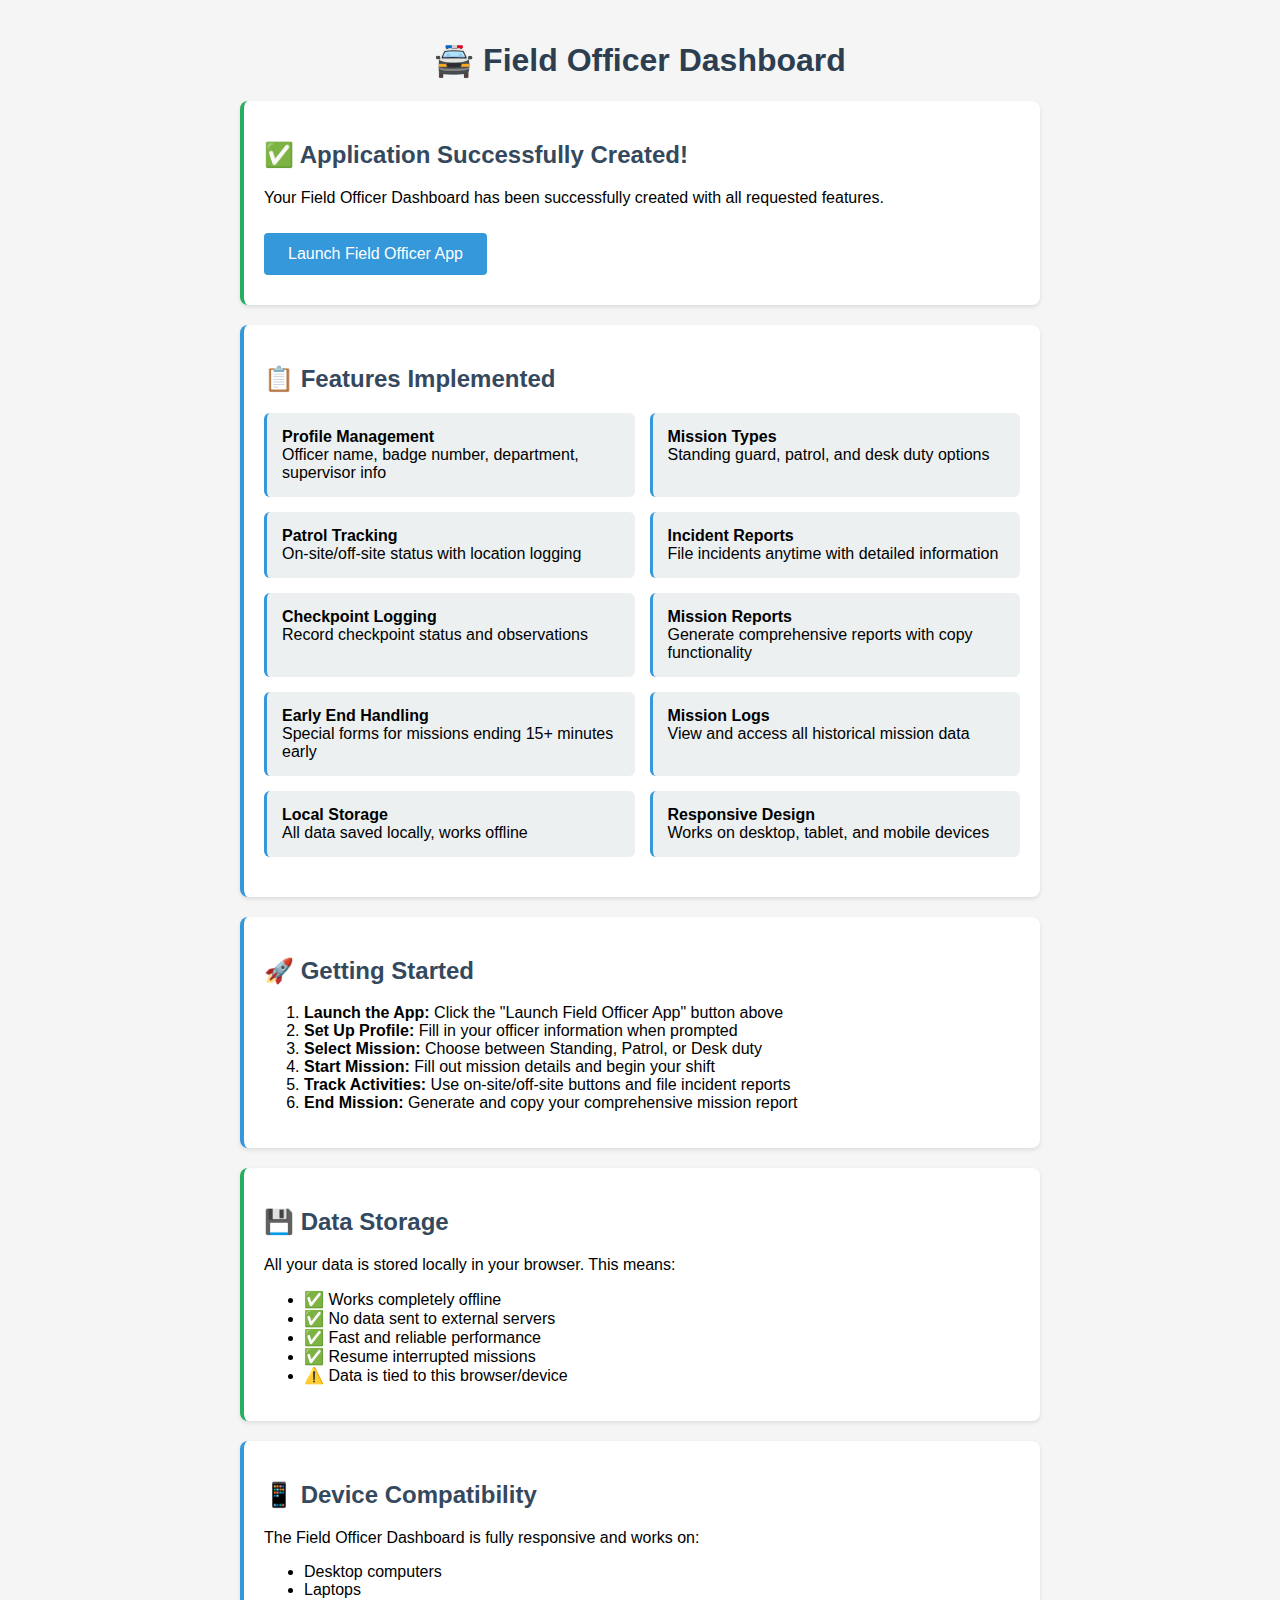
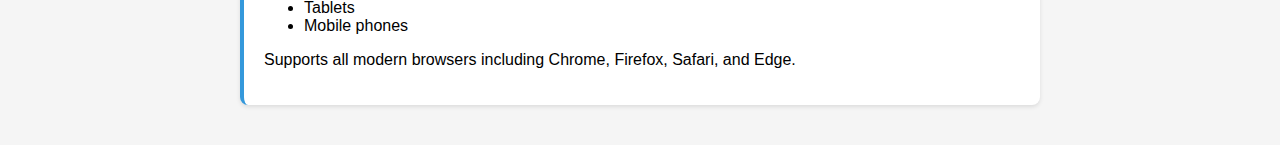
<file: test.html>
<!DOCTYPE html>
<html lang="en">
<head>
    <meta charset="UTF-8">
    <meta name="viewport" content="width=device-width, initial-scale=1.0">
    <title>Field Officer App - Test</title>
    <style>
        body {
            font-family: Arial, sans-serif;
            max-width: 800px;
            margin: 0 auto;
            padding: 20px;
            background-color: #f5f5f5;
        }
        .test-card {
            background: white;
            padding: 20px;
            margin: 20px 0;
            border-radius: 8px;
            box-shadow: 0 2px 4px rgba(0,0,0,0.1);
        }
        .success { border-left: 4px solid #27ae60; }
        .info { border-left: 4px solid #3498db; }
        h1 { color: #2c3e50; text-align: center; }
        h2 { color: #34495e; }
        .btn {
            background: #3498db;
            color: white;
            padding: 12px 24px;
            border: none;
            border-radius: 4px;
            cursor: pointer;
            text-decoration: none;
            display: inline-block;
            margin: 10px 0;
        }
        .btn:hover { background: #2980b9; }
        .feature-list {
            display: grid;
            grid-template-columns: repeat(auto-fit, minmax(250px, 1fr));
            gap: 15px;
            margin: 20px 0;
        }
        .feature {
            background: #ecf0f1;
            padding: 15px;
            border-radius: 6px;
            border-left: 3px solid #3498db;
        }
    </style>
</head>
<body>
    <h1>🚔 Field Officer Dashboard</h1>
    
    <div class="test-card success">
        <h2>✅ Application Successfully Created!</h2>
        <p>Your Field Officer Dashboard has been successfully created with all requested features.</p>
        <a href="index.html" class="btn">Launch Field Officer App</a>
    </div>

    <div class="test-card info">
        <h2>📋 Features Implemented</h2>
        <div class="feature-list">
            <div class="feature">
                <strong>Profile Management</strong><br>
                Officer name, badge number, department, supervisor info
            </div>
            <div class="feature">
                <strong>Mission Types</strong><br>
                Standing guard, patrol, and desk duty options
            </div>
            <div class="feature">
                <strong>Patrol Tracking</strong><br>
                On-site/off-site status with location logging
            </div>
            <div class="feature">
                <strong>Incident Reports</strong><br>
                File incidents anytime with detailed information
            </div>
            <div class="feature">
                <strong>Checkpoint Logging</strong><br>
                Record checkpoint status and observations
            </div>
            <div class="feature">
                <strong>Mission Reports</strong><br>
                Generate comprehensive reports with copy functionality
            </div>
            <div class="feature">
                <strong>Early End Handling</strong><br>
                Special forms for missions ending 15+ minutes early
            </div>
            <div class="feature">
                <strong>Mission Logs</strong><br>
                View and access all historical mission data
            </div>
            <div class="feature">
                <strong>Local Storage</strong><br>
                All data saved locally, works offline
            </div>
            <div class="feature">
                <strong>Responsive Design</strong><br>
                Works on desktop, tablet, and mobile devices
            </div>
        </div>
    </div>

    <div class="test-card info">
        <h2>🚀 Getting Started</h2>
        <ol>
            <li><strong>Launch the App:</strong> Click the "Launch Field Officer App" button above</li>
            <li><strong>Set Up Profile:</strong> Fill in your officer information when prompted</li>
            <li><strong>Select Mission:</strong> Choose between Standing, Patrol, or Desk duty</li>
            <li><strong>Start Mission:</strong> Fill out mission details and begin your shift</li>
            <li><strong>Track Activities:</strong> Use on-site/off-site buttons and file incident reports</li>
            <li><strong>End Mission:</strong> Generate and copy your comprehensive mission report</li>
        </ol>
    </div>

    <div class="test-card success">
        <h2>💾 Data Storage</h2>
        <p>All your data is stored locally in your browser. This means:</p>
        <ul>
            <li>✅ Works completely offline</li>
            <li>✅ No data sent to external servers</li>
            <li>✅ Fast and reliable performance</li>
            <li>✅ Resume interrupted missions</li>
            <li>⚠️ Data is tied to this browser/device</li>
        </ul>
    </div>

    <div class="test-card info">
        <h2>📱 Device Compatibility</h2>
        <p>The Field Officer Dashboard is fully responsive and works on:</p>
        <ul>
            <li>Desktop computers</li>
            <li>Laptops</li>
            <li>Tablets</li>
            <li>Mobile phones</li>
        </ul>
        <p>Supports all modern browsers including Chrome, Firefox, Safari, and Edge.</p>
    </div>

    <script>
        // Simple test to verify JavaScript is working
        console.log('Field Officer App test page loaded successfully');
        
        // Test localStorage availability
        try {
            localStorage.setItem('test', 'test');
            localStorage.removeItem('test');
            console.log('✅ localStorage is available');
        } catch (e) {
            console.error('❌ localStorage is not available');
        }
        
        // Test basic DOM manipulation
        document.addEventListener('DOMContentLoaded', function() {
            console.log('✅ DOM loaded successfully');
        });
    </script>
</body>
</html>
</file>
<file: styles.css>
/* Reset and Base Styles */
* {
    margin: 0;
    padding: 0;
    box-sizing: border-box;
}

body {
    font-family: 'Segoe UI', Tahoma, Geneva, Verdana, sans-serif;
    background: linear-gradient(135deg, #667eea 0%, #764ba2 100%);
    min-height: 100vh;
    color: #333;
}

.container {
    max-width: 1200px;
    margin: 0 auto;
    padding: 20px;
}

/* Header Styles */
.header {
    background: rgba(255, 255, 255, 0.95);
    padding: 20px;
    border-radius: 10px;
    margin-bottom: 30px;
    display: flex;
    justify-content: space-between;
    align-items: center;
    box-shadow: 0 4px 15px rgba(0, 0, 0, 0.1);
}

.header h1 {
    color: #2c3e50;
    font-size: 2.2em;
    font-weight: 600;
}

.user-info {
    display: flex;
    align-items: center;
    gap: 15px;
}

#guard-name {
    font-weight: 600;
    color: #34495e;
    font-size: 1.1em;
}

/* Button Styles */
.btn {
    padding: 12px 24px;
    border: none;
    border-radius: 6px;
    cursor: pointer;
    font-size: 14px;
    font-weight: 600;
    text-transform: uppercase;
    letter-spacing: 0.5px;
    transition: all 0.3s ease;
    text-decoration: none;
    display: inline-block;
    text-align: center;
}

.btn-primary {
    background: linear-gradient(135deg, #3498db, #2980b9);
    color: white;
}

.btn-primary:hover {
    background: linear-gradient(135deg, #2980b9, #21618c);
    transform: translateY(-2px);
    box-shadow: 0 4px 12px rgba(52, 152, 219, 0.4);
}

.btn-secondary {
    background: linear-gradient(135deg, #95a5a6, #7f8c8d);
    color: white;
}

.btn-secondary:hover {
    background: linear-gradient(135deg, #7f8c8d, #6c7b7d);
    transform: translateY(-2px);
}

.btn-success {
    background: linear-gradient(135deg, #27ae60, #229954);
    color: white;
}

.btn-success:hover {
    background: linear-gradient(135deg, #229954, #1e8449);
    transform: translateY(-2px);
    box-shadow: 0 4px 12px rgba(39, 174, 96, 0.4);
}

.btn-danger {
    background: linear-gradient(135deg, #e74c3c, #c0392b);
    color: white;
}

.btn-danger:hover {
    background: linear-gradient(135deg, #c0392b, #a93226);
    transform: translateY(-2px);
    box-shadow: 0 4px 12px rgba(231, 76, 60, 0.4);
}

.btn-warning {
    background: linear-gradient(135deg, #f39c12, #e67e22);
    color: white;
}

.btn-warning:hover {
    background: linear-gradient(135deg, #e67e22, #d68910);
    transform: translateY(-2px);
    box-shadow: 0 4px 12px rgba(243, 156, 18, 0.4);
}

.btn-info {
    background: linear-gradient(135deg, #17a2b8, #138496);
    color: white;
}

.btn-info:hover {
    background: linear-gradient(135deg, #138496, #117a8b);
    transform: translateY(-2px);
}

.btn-outline {
    background: transparent;
    border: 2px solid #3498db;
    color: #3498db;
}

.btn-outline:hover {
    background: #3498db;
    color: white;
    transform: translateY(-2px);
}

/* Mission Selection */
.mission-selection {
    background: rgba(255, 255, 255, 0.95);
    padding: 30px;
    border-radius: 10px;
    margin-bottom: 30px;
    box-shadow: 0 4px 15px rgba(0, 0, 0, 0.1);
}

.mission-selection h2 {
    text-align: center;
    margin-bottom: 30px;
    color: #2c3e50;
    font-size: 1.8em;
}

.mission-cards {
    display: grid;
    grid-template-columns: repeat(auto-fit, minmax(300px, 1fr));
    gap: 25px;
}

.mission-card {
    background: linear-gradient(135deg, #f8f9fa, #e9ecef);
    padding: 25px;
    border-radius: 10px;
    text-align: center;
    border: 2px solid transparent;
    transition: all 0.3s ease;
    cursor: pointer;
}

.mission-card:hover {
    border-color: #3498db;
    transform: translateY(-5px);
    box-shadow: 0 8px 25px rgba(52, 152, 219, 0.2);
}

.mission-card h3 {
    color: #2c3e50;
    margin-bottom: 10px;
    font-size: 1.4em;
}

.mission-card p {
    color: #6c757d;
    margin-bottom: 20px;
    font-size: 1.1em;
}

/* Quick Actions */
.quick-actions {
    text-align: center;
    margin-bottom: 30px;
    display: flex;
    gap: 15px;
    justify-content: center;
    flex-wrap: wrap;
}

/* Dashboard Styles */
.patrol-dashboard,
.standing-dashboard,
.desk-dashboard,
.mission-logs-page,
.poi-management-page,
.sites-management-page {
    background: rgba(255, 255, 255, 0.95);
    padding: 30px;
    border-radius: 10px;
    box-shadow: 0 4px 15px rgba(0, 0, 0, 0.1);
}

.dashboard-header {
    display: flex;
    justify-content: space-between;
    align-items: center;
    margin-bottom: 30px;
    padding-bottom: 20px;
    border-bottom: 2px solid #ecf0f1;
}

.dashboard-actions {
    display: flex;
    gap: 10px;
    align-items: center;
}

.dashboard-header h2 {
    color: #2c3e50;
    font-size: 1.8em;
}

.mission-status {
    text-align: right;
}

.mission-status span {
    display: block;
    margin-bottom: 5px;
}

#mission-status,
#standing-mission-status,
#desk-mission-status {
    font-weight: 600;
    color: #e74c3c;
    font-size: 1.1em;
}

.mission-status.active #mission-status,
.mission-status.active #standing-mission-status,
.mission-status.active #desk-mission-status {
    color: #27ae60;
}

#current-time,
#standing-current-time,
#desk-current-time {
    color: #7f8c8d;
    font-size: 0.9em;
}

.dashboard-controls {
    margin-bottom: 30px;
}

.mission-controls,
.patrol-controls {
    display: flex;
    gap: 15px;
    margin-bottom: 20px;
    flex-wrap: wrap;
}

.current-activity {
    background: #f8f9fa;
    padding: 20px;
    border-radius: 8px;
    margin-bottom: 30px;
    border-left: 4px solid #3498db;
}

.current-activity h3 {
    color: #2c3e50;
    margin-bottom: 10px;
}

#activity-status {
    color: #6c757d;
    font-size: 1.1em;
}

.patrol-log,
.activity-log {
    background: #f8f9fa;
    padding: 20px;
    border-radius: 8px;
    border-left: 4px solid #27ae60;
}

.patrol-log h3,
.activity-log h3 {
    color: #2c3e50;
    margin-bottom: 15px;
}

.log-entry {
    background: white;
    padding: 15px;
    border-radius: 6px;
    margin-bottom: 10px;
    border-left: 3px solid #3498db;
}

.log-entry .timestamp {
    font-weight: 600;
    color: #7f8c8d;
    font-size: 0.9em;
    margin-bottom: 5px;
}

.log-entry .content {
    color: #2c3e50;
}

/* Modal Styles */
.modal {
    display: none;
    position: fixed;
    z-index: 1000;
    left: 0;
    top: 0;
    width: 100%;
    height: 100%;
    background-color: rgba(0, 0, 0, 0.5);
    backdrop-filter: blur(5px);
}

.modal-content {
    background-color: white;
    margin: 5% auto;
    padding: 30px;
    border-radius: 10px;
    width: 90%;
    max-width: 600px;
    box-shadow: 0 10px 30px rgba(0, 0, 0, 0.3);
    animation: modalSlideIn 0.3s ease;
}

.modal-content.large {
    max-width: 800px;
}

@keyframes modalSlideIn {
    from {
        opacity: 0;
        transform: translateY(-50px);
    }
    to {
        opacity: 1;
        transform: translateY(0);
    }
}

.modal h2 {
    color: #2c3e50;
    margin-bottom: 25px;
    font-size: 1.6em;
}

/* Form Styles */
.form-group {
    margin-bottom: 20px;
}

.form-group label {
    display: block;
    margin-bottom: 8px;
    font-weight: 600;
    color: #2c3e50;
}

.form-group input,
.form-group select,
.form-group textarea {
    width: 100%;
    padding: 12px;
    border: 2px solid #ecf0f1;
    border-radius: 6px;
    font-size: 14px;
    transition: border-color 0.3s ease;
}

.form-group input:focus,
.form-group select:focus,
.form-group textarea:focus {
    outline: none;
    border-color: #3498db;
    box-shadow: 0 0 0 3px rgba(52, 152, 219, 0.1);
}

.form-actions {
    display: flex;
    gap: 15px;
    justify-content: flex-end;
    margin-top: 30px;
    flex-wrap: wrap;
}

/* Report Styles */
.report-content {
    max-height: 70vh;
    overflow-y: auto;
}

#generated-report {
    background: #f8f9fa;
    padding: 20px;
    border-radius: 6px;
    border: 1px solid #dee2e6;
    margin-bottom: 20px;
    font-family: 'Courier New', monospace;
    white-space: pre-wrap;
    font-size: 14px;
    line-height: 1.6;
}

/* Mission Logs Styles */
.logs-container {
    display: grid;
    gap: 20px;
}

.log-card {
    background: #f8f9fa;
    border: 1px solid #dee2e6;
    border-radius: 8px;
    padding: 20px;
    border-left: 4px solid #3498db;
    transition: all 0.3s ease;
}

.log-card:hover {
    box-shadow: 0 4px 12px rgba(0, 0, 0, 0.1);
    transform: translateY(-2px);
}

.log-card-header {
    display: flex;
    justify-content: space-between;
    align-items: flex-start;
    margin-bottom: 15px;
}

.log-card-title {
    font-weight: 600;
    color: #2c3e50;
    font-size: 1.2em;
    margin-bottom: 5px;
}

.log-card-date {
    color: #7f8c8d;
    font-size: 0.9em;
}

.log-card-actions {
    display: flex;
    gap: 10px;
}

.log-card-details {
    color: #6c757d;
    margin-bottom: 15px;
}

.log-card-stats {
    display: flex;
    gap: 20px;
    margin-bottom: 15px;
}

.log-stat {
    display: flex;
    flex-direction: column;
    align-items: center;
    padding: 10px;
    background: white;
    border-radius: 6px;
    min-width: 80px;
}

.log-stat-number {
    font-weight: 600;
    font-size: 1.2em;
    color: #2c3e50;
}

.log-stat-label {
    font-size: 0.8em;
    color: #7f8c8d;
    text-transform: uppercase;
    letter-spacing: 0.5px;
}

/* POI Management Styles */
.poi-list,
.sites-list {
    display: grid;
    gap: 20px;
}

.poi-card,
.site-card {
    background: #f8f9fa;
    border: 1px solid #dee2e6;
    border-radius: 8px;
    padding: 20px;
    transition: all 0.3s ease;
}

.poi-card {
    border-left: 4px solid #e74c3c;
}

.site-card {
    border-left: 4px solid #27ae60;
}

.poi-card:hover,
.site-card:hover {
    box-shadow: 0 4px 12px rgba(0, 0, 0, 0.1);
    transform: translateY(-2px);
}

.poi-card-header,
.site-card-header {
    display: flex;
    justify-content: space-between;
    align-items: flex-start;
    margin-bottom: 15px;
}

.poi-name,
.site-name {
    font-weight: 600;
    color: #2c3e50;
    font-size: 1.2em;
    margin-bottom: 5px;
}

.poi-alert-level {
    padding: 4px 12px;
    border-radius: 20px;
    font-size: 0.8em;
    font-weight: 600;
    text-transform: uppercase;
    letter-spacing: 0.5px;
}

.alert-low {
    background: #d4edda;
    color: #155724;
}

.alert-medium {
    background: #fff3cd;
    color: #856404;
}

.alert-high {
    background: #f8d7da;
    color: #721c24;
}

.poi-reason,
.site-type {
    color: #6c757d;
    font-size: 0.9em;
    margin-bottom: 10px;
}

.poi-description,
.site-details {
    color: #495057;
    margin-bottom: 15px;
    line-height: 1.5;
}

.poi-actions,
.site-actions {
    display: flex;
    gap: 10px;
}

.btn-small {
    padding: 6px 12px;
    font-size: 12px;
}

.empty-state {
    text-align: center;
    padding: 60px 20px;
    color: #6c757d;
}

.empty-state h3 {
    color: #495057;
    margin-bottom: 10px;
}

.empty-state p {
    margin-bottom: 20px;
}

/* Utility Classes */
.hidden {
    display: none !important;
}

.text-center {
    text-align: center;
}

.mb-20 {
    margin-bottom: 20px;
}

.status-active {
    color: #27ae60 !important;
}

.status-inactive {
    color: #e74c3c !important;
}

.status-warning {
    color: #f39c12 !important;
}

/* Responsive Design */
@media (max-width: 768px) {
    .container {
        padding: 10px;
    }
    
    .header {
        flex-direction: column;
        gap: 15px;
        text-align: center;
    }
    
    .header h1 {
        font-size: 1.8em;
    }
    
    .mission-cards {
        grid-template-columns: 1fr;
    }
    
    .dashboard-header {
        flex-direction: column;
        gap: 15px;
        text-align: center;
    }
    
    .dashboard-actions {
        justify-content: center;
    }
    
    .mission-controls,
    .patrol-controls {
        flex-direction: column;
    }
    
    .form-actions {
        flex-direction: column;
    }
    
    .btn {
        width: 100%;
        margin-bottom: 10px;
    }
    
    .modal-content {
        width: 95%;
        margin: 10% auto;
        padding: 20px;
    }
}

@media (max-width: 480px) {
    .header h1 {
        font-size: 1.5em;
    }
    
    .dashboard-header h2 {
        font-size: 1.4em;
    }
    
    .mission-selection h2 {
        font-size: 1.5em;
    }
}
</file>
